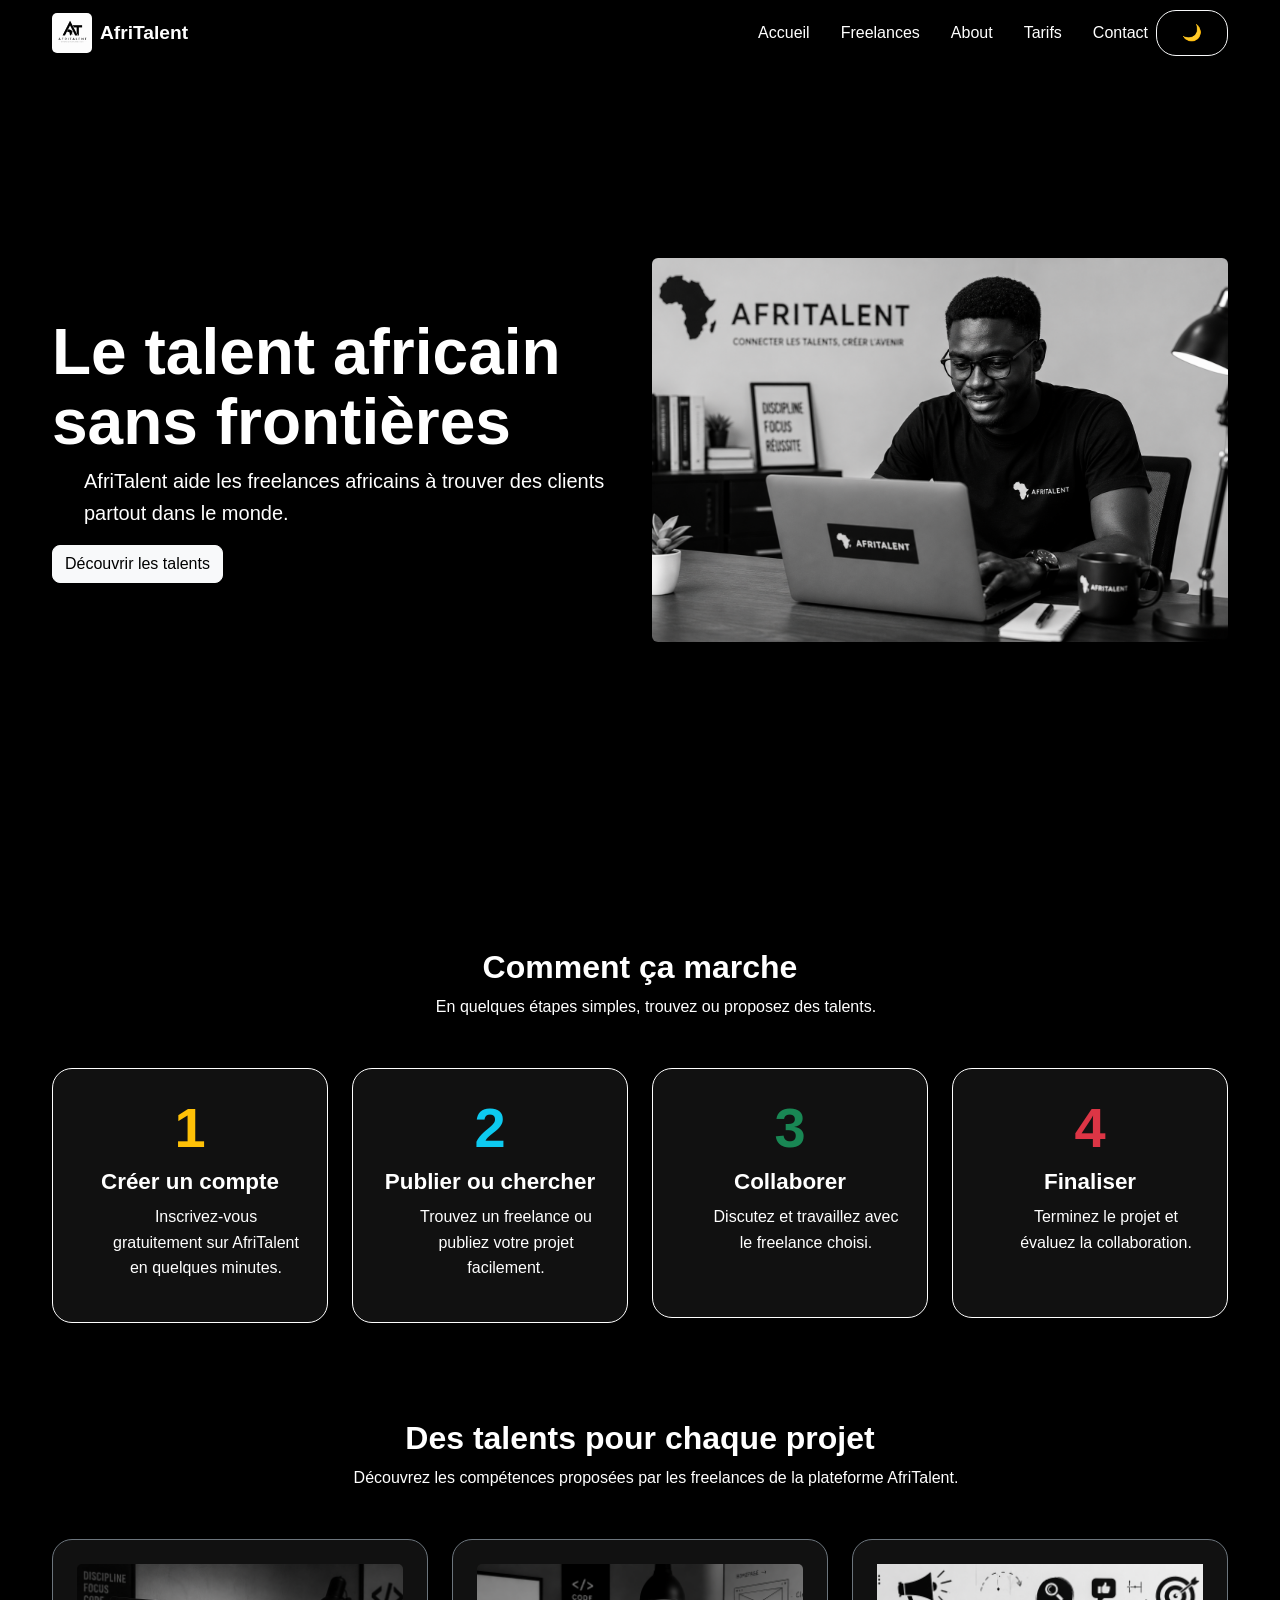
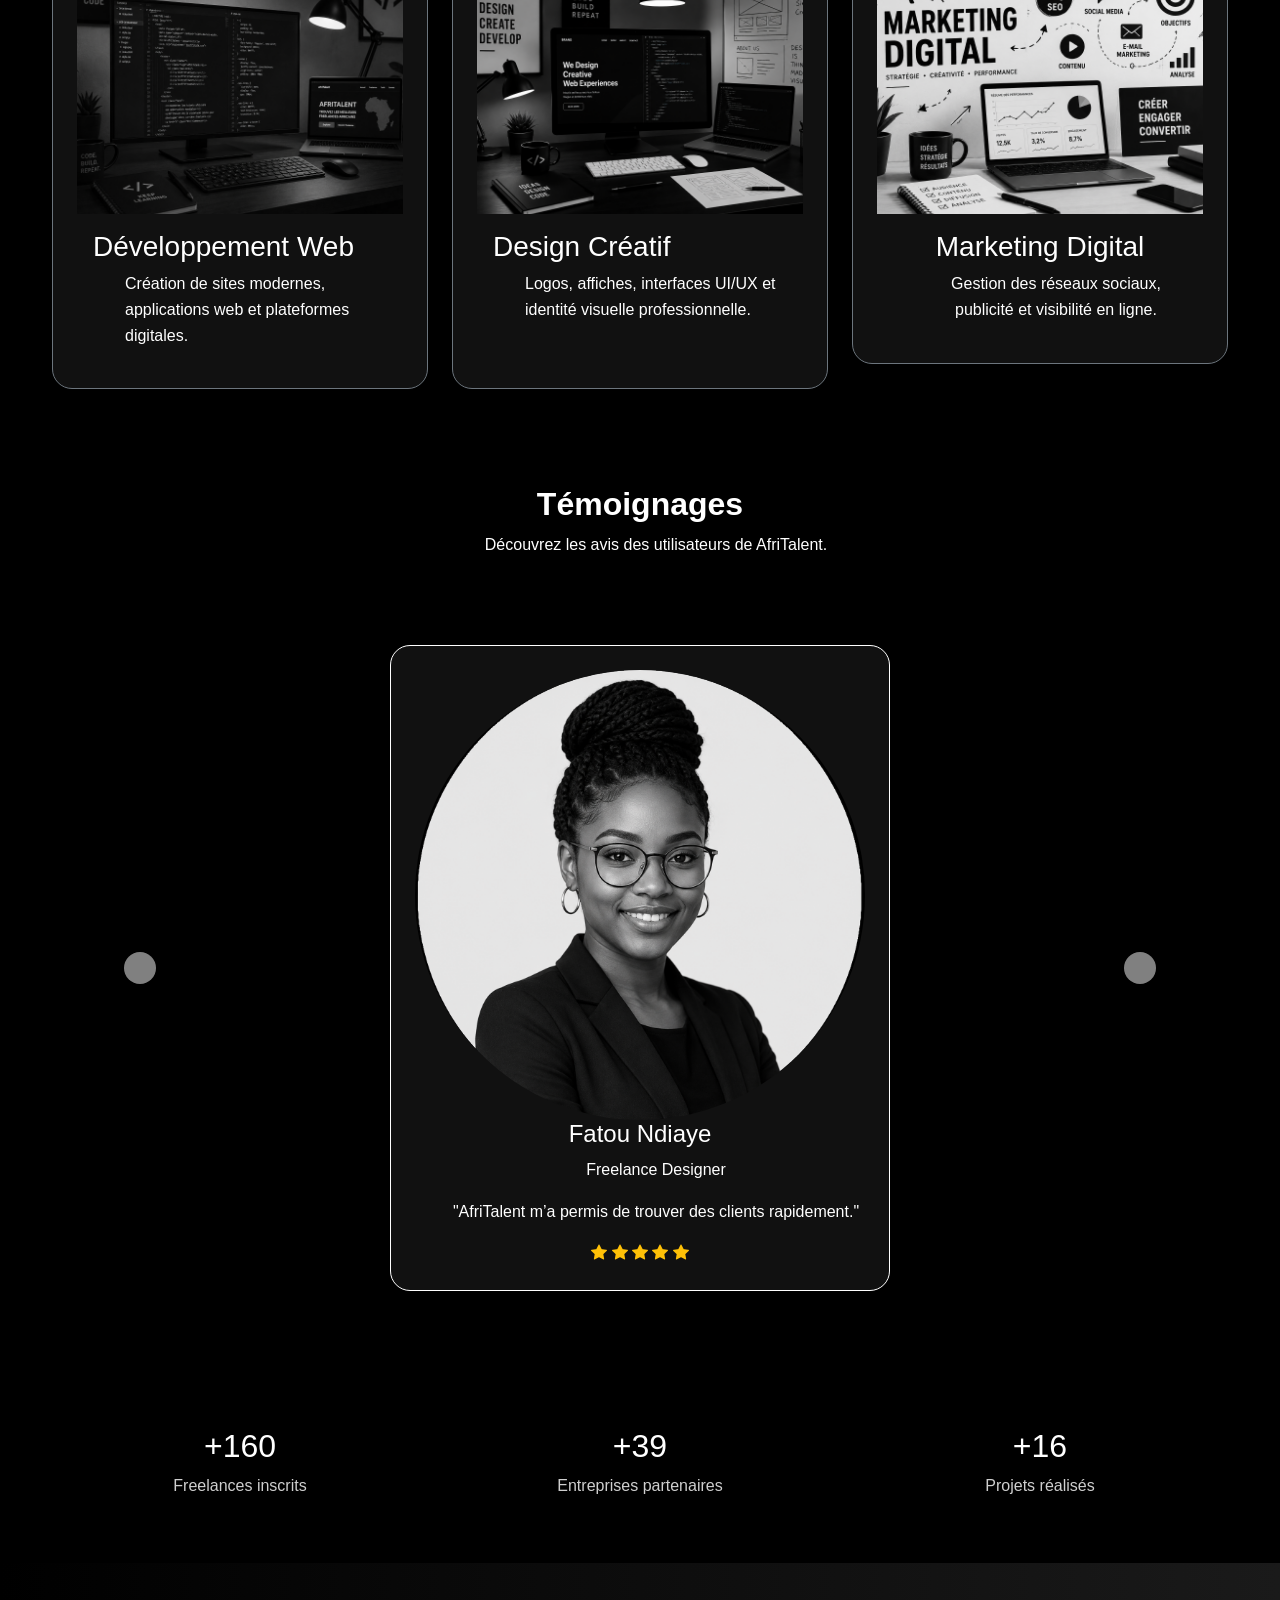
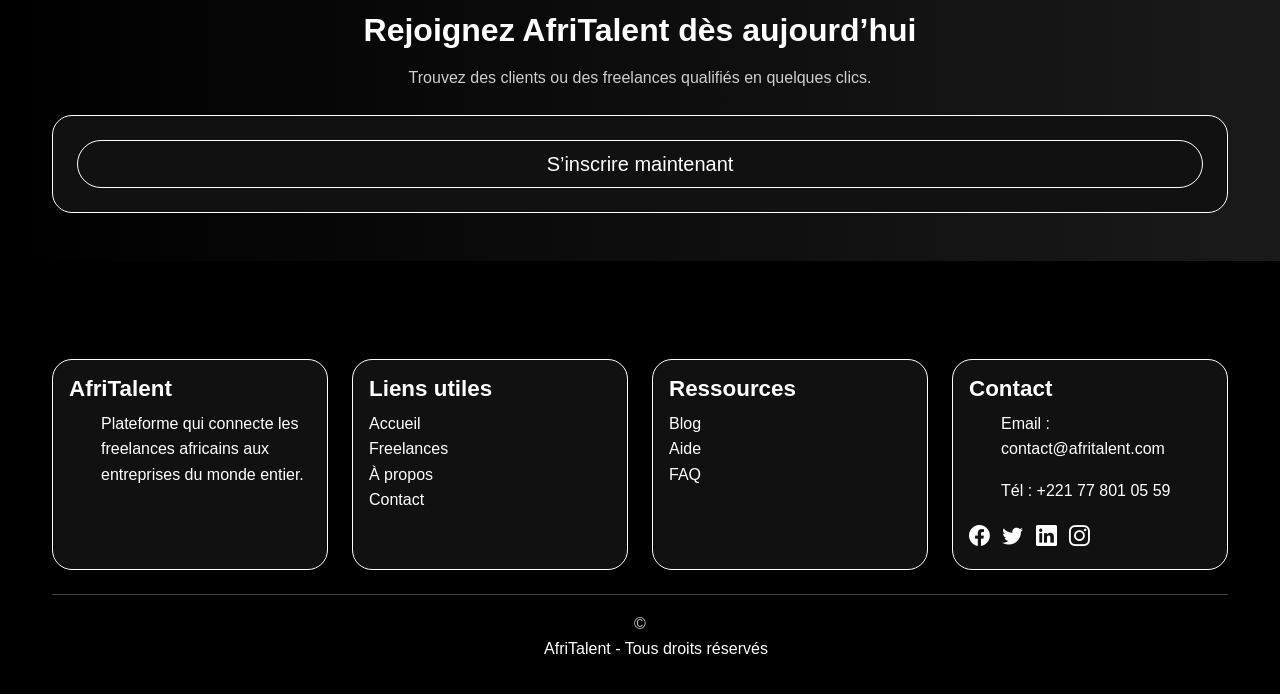
<file: index.html>
<!DOCTYPE html>
<html lang="fr">

<head>
    <meta charset="UTF-8">
    <meta name="viewport" content="width=device-width, initial-scale=1.0">

    <title>AfriTalent — Accueil</title>

    <!-- Bootstrap CSS -->
    <link href="https://cdn.jsdelivr.net/npm/bootstrap@5.3.0/dist/css/bootstrap.min.css" rel="stylesheet">
    <link rel="stylesheet"
href="https://cdn.jsdelivr.net/npm/bootstrap-icons@1.11.3/font/bootstrap-icons.min.css">

    <!-- CSS personnel -->
    <link rel="stylesheet" href="css/style.css">
</head>

<body>
 <!-- HEADER -->
    <header>

        <!-- NAVBAR -->
       <nav class="navbar navbar-expand-lg navbar-dark bg-black  fixed-top">
            <div class="container">

                <a class="navbar-brand d-flex align-items-center gap-2" href="index.html">
                 <img src="images/logoafri.png" alt="AfriTalent Logo" height="40">
                    <span>AfriTalent</span>
                </a>

                <button class="navbar-toggler" type="button" data-bs-toggle="collapse" data-bs-target="#menu">
                    <span class="navbar-toggler-icon"></span>
                </button>

                <div class="collapse navbar-collapse" id="menu">

                    <ul class="navbar-nav ms-auto">

                        <li class="nav-item">
                            <a class="nav-link active" href="index.html">Accueil</a>
                        </li>

                        <li class="nav-item">
                            <a class="nav-link" href="freelance.html">Freelances</a>
                        </li>

                        <li class="nav-item">
                            <a class="nav-link" href="about.html">About</a>
                        </li>

                        <li class="nav-item">
                            <a class="nav-link" href="tarifs.html">Tarifs</a>
                        </li>

                        <li class="nav-item">
                            <a class="nav-link" href="contact.html">Contact</a>
                        </li>
                    </ul>

                </div>
                 <button id="theme-toggle" class="btn btn-outline-light">
                🌙
                </button>
            </div>
        </nav>

    </header>
   <main>
     <!-- SECTION HERO -->
<section id="hero" class="bg-black text-white py-5 ">

    <div class="container">

        <div class="row align-items-center">

            <!-- TEXTE -->
            <div class="col-md-6">

                <h1 class="display-4 fw-bold">
                    Le talent africain sans frontières
                </h1>

                <ul class="lead">
                    AfriTalent aide les freelances africains
                    à trouver des clients partout dans le monde.
                </ul>

                <a href="freelance.html" class="btn btn-light">
                    Découvrir les talents
                </a>

            </div>

            <!-- IMAGE -->
            <div class="col-md-6 text-center">

                <img src="images/imageafri.png"
                     alt="Talent africain"
                     class="img-fluid rounded">

            </div>

        </div>

    </div>

</section>
<!-- SECTION COMMENT ÇA MARCHE -->
<section id="comment" class="py-5 bg-black text-white   ">

    <div class="container">

        <!-- TITRE -->
        <div class="text-center mb-5">

            <h2 class="fw-bold">
                Comment ça marche
            </h2>

            <ul>
                En quelques étapes simples, trouvez ou proposez des talents.
            </ul>

        </div>

        <!-- ETAPES -->
        <div class="row g-4 text-center">

            <!-- ETAPE 1 -->
            <div class="col-12 col-md-6 col-lg-3">

                <div class="card bg-black text-white border border-white">

                    <h1 class="text-warning">1</h1>

                    <h5>
                        Créer un compte
                    </h5>

                    <ul>
                        Inscrivez-vous gratuitement
                        sur AfriTalent en quelques minutes.
                    </ul>

                </div>

            </div>

            <!-- ETAPE 2 -->
            <div class="col-12 col-md-6 col-lg-3">

                <div class="card bg-black text-white border border-white">

                    <h1 class="text-info">2</h1>

                    <h5>
                        Publier ou chercher
                    </h5>

                    <ul>
                        Trouvez un freelance ou publiez
                        votre projet facilement.
                    </ul>

                </div>

            </div>

            <!-- ETAPE 3 -->
            <div class="col-12 col-md-6 col-lg-3">

                <div class="card bg-black text-white border border-white">

                    <h1 class="text-success">3</h1>

                    <h5>
                        Collaborer
                    </h5>

                    <ul>
                        Discutez et travaillez
                        avec le freelance choisi.
                    </ul>

                </div>

            </div>

            <!-- ETAPE 4 -->
            <div class="col-12 col-md-6 col-lg-3">

                <div class="card bg-black text-white border border-white">

                    <h1 class="text-danger">4</h1>

                    <h5>
                        Finaliser
                    </h5>

                    <ul>
                        Terminez le projet et évaluez
                        la collaboration.
                    </ul>

                </div>

            </div>

        </div>

    </div>

</section>
<!-- SECTION SERVICES -->
<section id="services" class="bg-black text-white py-5  ">

    <div class="container">

        <!-- TITRE -->
        <div class="text-center mb-5">

            <h2 class="fw-bold">
                Des talents pour chaque projet
            </h2>

            <ul>
                Découvrez les compétences proposées
                par les freelances de la plateforme AfriTalent.
            </ul>

        </div>

        <!-- SERVICES -->
        <div class="row g-4">

            <!-- SERVICE 1 -->
           <div class="col-12 col-md-6 col-lg-4">

                <div class="card h-100 bg-black text-white border-secondary">

                    <img src="images/devweb.png"
                         alt="Développement web"
                         class="card-img-top">

                    <div class="card-body">

                        <h3 class="card-title">
                            Développement Web
                        </h3>

                        <ul class="card-text">
                            Création de sites modernes,
                            applications web et plateformes digitales.
                        </ul>

                    </div>

                </div>

            </div>

            <!-- SERVICE 2 -->
            <div class="col-12 col-md-6 col-lg-4">

                <div class="card h-100 bg-black text-white border-secondary">

                    <img src="images/designcreatif.png"
                         alt="Design graphique"
                         class="card-img-top">

                    <div class="card-body">

                        <h3 class="card-title">
                            Design Créatif
                        </h3>

                        <ul class="card-text">
                            Logos, affiches, interfaces UI/UX
                            et identité visuelle professionnelle.
                        </ul>

                    </div>

                </div>

            </div>

           <!-- SERVICE 3 -->
<!-- SERVICE 3 -->
<div class="col-12 col-md-6 col-lg-4">

    <div class="card bg-black text-white border border-secondary overflow-hidden">

        <!-- IMAGE -->
        <img src="images/marketingdigital.png"
             alt="Marketing digital"
             class="img-fluid w-100">

        <!-- TEXTE -->
        <div class="card-body text-center">

            <h3 class="card-title">
                Marketing Digital
            </h3>

            <ul class="card-text">
                Gestion des réseaux sociaux,
                publicité et visibilité en ligne.
            </ul>

        </div>

    </div>

</div>

        </div>

    </div>

</section>
<!-- SECTION TEMOIGNAGES -->
<section id="temoignages" class="py-5 bg-black  ">

    <div class="container">

        <!-- TITRE -->
        <div class="text-center text-white mb-5">

            <h2 class="fw-bold">
                Témoignages
            </h2>

            <ul>
                Découvrez les avis des utilisateurs de AfriTalent.
            </ul>

        </div>

        <!-- CAROUSEL -->
        <div id="carouselTemoignages"
             class="carousel slide"
             data-bs-ride="carousel">

            <div class="carousel-inner">

                <!-- TEMOIGNAGE 1 -->
                <div class="carousel-item active">

                    <div class="card bg-black text-center p-4 mx-auto text-white border border-white"
                         style="max-width: 500px;">
                         <img src="images/fatoundiaye.png" alt="temoinage1"
                          class="avatar rounded-circle">
                        <h4>Fatou Ndiaye</h4>

                        <ul>
                            Freelance Designer
                        </ul>

                        <ul>
                            "AfriTalent m’a permis de trouver
                            des clients rapidement."
                        </ul>

                        <!-- ETOILES -->
                        <div class="text-warning">

                            <i class="bi bi-star-fill"></i>
                            <i class="bi bi-star-fill"></i>
                            <i class="bi bi-star-fill"></i>
                            <i class="bi bi-star-fill"></i>
                            <i class="bi bi-star-fill"></i>

                        </div>

                    </div>

                </div>

                <!-- TEMOIGNAGE 2 -->
                <div class="carousel-item">

                    <div class="card bg-black text-center p-4 mx-auto text-white border border-white"
                         style="max-width: 500px;">
                         <img src="images/moussadiallo.png" alt="temoinage2"
                          class="avatar rounded-circle">
                        <h4>Moussa Diallo</h4>

                        <ul>
                            Développeur Web
                        </ul>

                        <ul>
                            "Une plateforme moderne et facile à utiliser."
                        </ul>

                        <!-- ETOILES -->
                        <div class="text-warning">

                            <i class="bi bi-star-fill"></i>
                            <i class="bi bi-star-fill"></i>
                            <i class="bi bi-star-fill"></i>
                            <i class="bi bi-star-fill"></i>
                            <i class="bi bi-star-half"></i>

                        </div>

                    </div>

                </div>

                <!-- TEMOIGNAGE 3 -->
                <div class="carousel-item">

                    <div class="card bg-black text-center p-4 mx-auto text-white border border-white"
                         style="max-width: 500px;">
                         <img src="images/globaltech.png" alt="temoinage3"
                          class="avatar rounded-circle">
                        <h4>GlobalTech</h4>

                        <ul>
                            Entreprise
                        </ul>

                        <ul>
                            "Nous avons trouvé plusieurs freelances qualifiés."
                        </ul>

                        <!-- ETOILES -->
                        <div class="text-warning">

                            <i class="bi bi-star-fill"></i>
                            <i class="bi bi-star-fill"></i>
                            <i class="bi bi-star-fill"></i>
                            <i class="bi bi-star-fill"></i>
                            <i class="bi bi-star-fill"></i>

                        </div>

                    </div>

                </div>

            </div>

            <!-- BOUTON PRECEDENT -->
<button class="carousel-control-prev"
        type="button"
        data-bs-target="#carouselTemoignages"
        data-bs-slide="prev">

    <span class="carousel-control-prev-icon bg-white rounded-circle p-3"></span>

</button>

<!-- BOUTON SUIVANT -->
<button class="carousel-control-next"
        type="button"
        data-bs-target="#carouselTemoignages"
        data-bs-slide="next">

    <span class="carousel-control-next-icon bg-white rounded-circle p-3"></span>

</button>
        </div>

    </div>

</section>

</section>
<section id="stats" class="py-5 bg-black text-white fade-section">
    <div class="container">
        <div class="row text-center">

            <div class="col-md-4">
                <h2 class="counter" data-target="500">0</h2>
                <p>Freelances inscrits</p>
            </div>

            <div class="col-md-4">
                <h2 class="counter" data-target="120">0</h2>
                <p>Entreprises partenaires</p>
            </div>

            <div class="col-md-4">
                <h2 class="counter" data-target="50">0</h2>
                <p>Projets réalisés</p>
            </div>

        </div>
    </div>
</section>
<!-- SECTION CTA -->
<section id="cta" class="py-5 bg-black text-white text-center  fade-section">

    <div class="container">

        <!-- TITRE -->
        <h2 class="fw-bold mb-3">
            Rejoignez AfriTalent dès aujourd’hui
        </h2>

        <!-- TEXTE -->
        <p class="mb-4">
            Trouvez des clients ou des freelances qualifiés en quelques clics.
        </p>

      <div class="card bg-black border border-white text-center ">

    <!-- BOUTON -->
    <a href="contact.html" class="btn btn-black btn-lg text-white">
        S’inscrire maintenant
    </a>

</div> 

    </div>

</section>
<!-- FOOTER -->
<footer class="bg-black text-white pt-5">

    <div class="container">

        <div class="row g-4">

            <!-- COLONNE 1 -->
            <div class="col-12 col-md-6 col-lg-3">

                <div class="card bg-black text-white border border-white p-3 h-100">

                    <h5>AfriTalent</h5>

                    <ul>
                        Plateforme qui connecte les freelances africains aux entreprises du monde entier.
                    </ul>
                        
                    

                </div>

            </div>

            <!-- COLONNE 2 -->
           <div class="col-12 col-md-6 col-lg-3">

                <div class="card bg-black text-white border border-white p-3 h-100">

                    <h5>Liens utiles</h5>

                    <ul class="list-unstyled">

                        <li><a href="index.html" class="text-white">Accueil</a></li>
                        <li><a href="freelance.html" class="text-white">Freelances</a></li>
                        <li><a href="about.html" class="text-white">À propos</a></li>
                        <li><a href="contact.html" class="text-white">Contact</a></li>

                    </ul>

                </div>

            </div>

            <!-- COLONNE 3 -->
           <div class="col-12 col-md-6 col-lg-3">

                <div class="card bg-black text-white border border-white p-3 h-100">

                    <h5>Ressources</h5>

                    <ul class="list-unstyled">

                        <li><a href="#" class="text-white">Blog</a></li>
                        <li><a href="#" class="text-white">Aide</a></li>
                        <li><a href="#" class="text-white">FAQ</a></li>

                    </ul>

                </div>

            </div>

            <!-- COLONNE 4 -->
           <div class="col-12 col-md-6 col-lg-3">

                <div class="card bg-black text-white border border-white p-3 h-100">

                    <h5>Contact</h5>

                    <ul>Email : contact@afritalent.com</ul>
                    <ul>Tél : +221 77 801 05 59</ul>

                    <!-- RESEAUX SOCIAUX -->
                    <div>

                        <i class="bi bi-facebook me-2"></i>
                        <i class="bi bi-twitter me-2"></i>
                        <i class="bi bi-linkedin me-2"></i>
                        <i class="bi bi-instagram"></i>

                    </div>

                </div>

            </div>

        </div>

        <hr class="text-white mt-4">

        <!-- COPYRIGHT -->
        <div class="text-center pb-3">

            <p class="mb-0">
                © <span id="year"></span> <ul>AfriTalent - Tous droits réservés</ul>
            </p>

        </div>

    </div>
    <button id="backToTop" class="btn btn-light">
    ↑
</button>

</footer>
    


    <!-- Bootstrap JS -->
    <script src="https://cdn.jsdelivr.net/npm/bootstrap@5.3.0/dist/js/bootstrap.bundle.min.js"></script>

    <!-- JavaScript personnel -->
    <script src="js/main.js"></script>

</body>

</html>
</file>
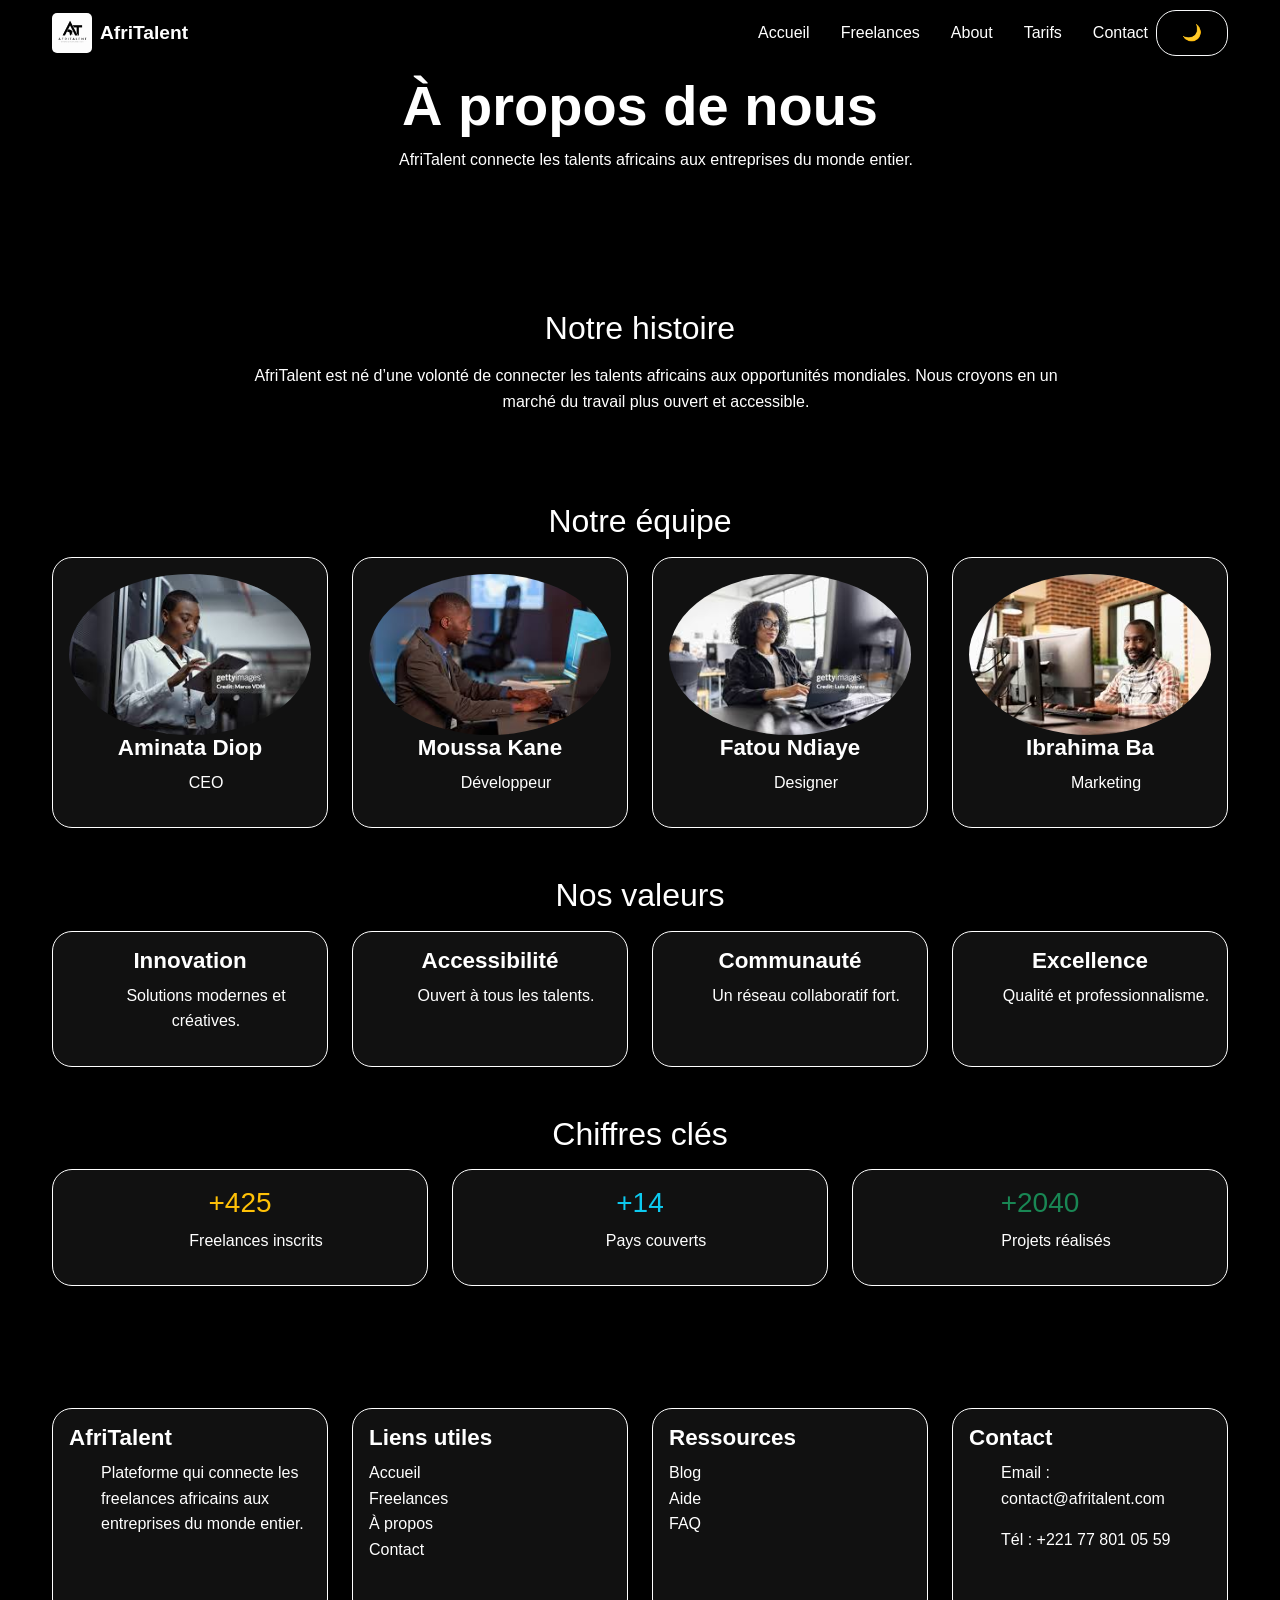
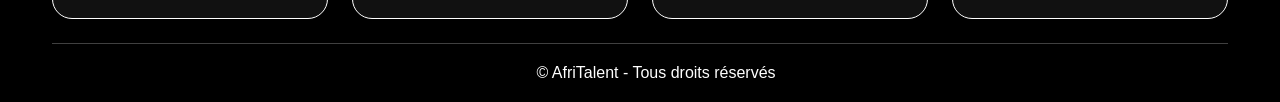
<file: about.html>
<!DOCTYPE html>
<html lang="fr">

<head>
    <meta charset="UTF-8">
    <meta name="viewport" content="width=device-width, initial-scale=1.0">

    <title>AfriTalent — About</title>

    <!-- Bootstrap CSS -->
    <link href="https://cdn.jsdelivr.net/npm/bootstrap@5.3.0/dist/css/bootstrap.min.css" rel="stylesheet">

    <!-- CSS personnel -->
    <link rel="stylesheet" href="css/style.css">
</head>

<body class="bg-black text-white">
 <!-- HEADER -->
    <header>

        <!-- NAVBAR -->
       <nav class="navbar navbar-expand-lg navbar-dark bg-black  fixed-top">
            <div class="container">

                <a class="navbar-brand d-flex align-items-center gap-2" href="index.html">
                 <img src="images/logoafri.png" alt="AfriTalent Logo" height="40">
                    <span>AfriTalent</span>
                </a>

                <button class="navbar-toggler" type="button" data-bs-toggle="collapse" data-bs-target="#menu">
                    <span class="navbar-toggler-icon"></span>
                </button>

                <div class="collapse navbar-collapse" id="menu">

                    <ul class="navbar-nav ms-auto">

                        <li class="nav-item">
                            <a class="nav-link active" href="index.html">Accueil</a>
                        </li>

                        <li class="nav-item">
                            <a class="nav-link" href="freelance.html">Freelances</a>
                        </li>

                        <li class="nav-item">
                            <a class="nav-link" href="about.html">About</a>
                        </li>

                        <li class="nav-item">
                            <a class="nav-link" href="tarifs.html">Tarifs</a>
                        </li>

                        <li class="nav-item">
                            <a class="nav-link" href="contact.html">Contact</a>
                        </li>
                    </ul>

                </div>
                <button id="theme-toggle" class="btn btn-outline-light">
                    🌙
                </button>
            </div>
        </nav>

    </header>
    <!-- Le contenu de la page sera ajouté ici -->

<main>

<!-- INTRO -->
<section class="container py-5 text-center bg-black">

    <div class="text-center text-white p-4">

        <h1>À propos de nous</h1>

        <ul>
            AfriTalent connecte les talents africains
            aux entreprises du monde entier.
        </ul>

    </div>

</section>

<!-- NOTRE HISTOIRE -->
<section class="container py-5">

    <div class="text-center text-white">

        <h2 class="mb-3">Notre histoire</h2>

        <div class="d-flex justify-content-center">

            <ul class="w-75">
                AfriTalent est né d’une volonté de connecter
                les talents africains aux opportunités mondiales.
                Nous croyons en un marché du travail plus ouvert
                et accessible.
            </ul>

        </div>

    </div>

</section>

<!-- EQUIPE -->
<section class="container py-4 text-center">

    <h2 class="mb-3">Notre équipe</h2>

    <div class="row g-4">

        <div class="col-12 col-md-6 col-lg-3">
            <div class="card bg-black text-white border border-white p-3">
                <img src="images/aminatadiop.jpj" alt=""
                class="img-fluid rounded-circle mx-auto d-block team-img">
                <h5>Aminata Diop</h5>
                <ul>CEO</ul>
            </div>
        </div>

        <div class="col-12 col-md-6 col-lg-3">
            <div class="card bg-black text-white border border-white p-3">
                <img src="images/moussakane.jpg" alt=""
                    class="img-fluid rounded-circle mx-auto d-block team-img">
                <h5>Moussa Kane</h5>
                <ul>Développeur</ul>
            </div>
        </div>

       <div class="col-12 col-md-6 col-lg-3">
            <div class="card bg-black text-white border border-white p-3">
                <img src="images/ftndiaye.jpg" alt=""
                class="img-fluid rounded-circle mx-auto d-block team-img">
                <h5>Fatou Ndiaye</h5>
                <ul>Designer</ul>
            </div>
        </div>

        <div class="col-12 col-md-6 col-lg-3">
            <div class="card bg-black text-white border border-white p-3">
                <img src="images/ibrahimaba.jpj" alt=""
                class="img-fluid rounded-circle mx-auto d-block team-img">
                <h5>Ibrahima Ba</h5>
                <ul>Marketing</ul>
            </div>
        </div>

    </div>

</section>

<!-- VALEURS -->
<section class="container py-4 text-center">

    <h2 class="mb-3">Nos valeurs</h2>

    <div class="row g-4">

       <div class="col-12 col-md-6 col-lg-3">
            <div class="card bg-black text-white border border-white p-3 h-100">
                <h5>Innovation</h5>
                <ul>Solutions modernes et créatives.</ul>
            </div>
        </div>

       <div class="col-12 col-md-6 col-lg-3">
            <div class="card bg-black text-white border border-white p-3 h-100">
                <h5>Accessibilité</h5>
                <ul>Ouvert à tous les talents.</ul>
            </div>
        </div>

       <div class="col-12 col-md-6 col-lg-3">
            <div class="card bg-black text-white border border-white p-3 h-100">
                <h5>Communauté</h5>
                <ul>Un réseau collaboratif fort.</ul>
            </div>
        </div>

        <div class="col-12 col-md-6 col-lg-3">
            <div class="card bg-black text-white border border-white p-3 h-100">
                <h5>Excellence</h5>
                <ul>Qualité et professionnalisme.</ul>
            </div>
        </div>

    </div>

</section>

<!-- CHIFFRES -->
<section class="container py-4 text-center fade-section ">

    <h2 class="mb-3">Chiffres clés</h2>

    <div class="row g-4">

       <div class="col-12 col-md-6 col-lg-4">
            <div class="card bg-black text-white border border-white p-3">
                <h3 class="text-warning counter" data-target="+2500">0</h3>
                <ul>Freelances inscrits</ul>
            </div>
        </div>

       <div class="col-12 col-md-6 col-lg-4">
            <div class="card bg-black text-white border border-white p-3">
                <h3 class="text-info counter" data-target="+80">0</h3>
                <ul>Pays couverts</ul>
            </div>
        </div>

       <div class="col-12 col-md-6 col-lg-4">
            <div class="card bg-black text-white border border-white p-3">
                <h3 class="text-success counter" data-target="+12000">0</h3>
                <ul>Projets réalisés</ul>
            </div>
        </div>

    </div>

</section>

</main>

<!-- FOOTER -->
<footer class="bg-black text-white pt-5">

    <div class="container">

        <div class="row g-4">

            <!-- COLONNE 1 -->
            <div class="col-md-3">

                <div class="card bg-black text-white border border-white p-3 h-100">

                    <h5>AfriTalent</h5>

                    <ul>
                        Plateforme qui connecte les freelances africains
                        aux entreprises du monde entier.
                    </ul>

                </div>

            </div>

            <!-- COLONNE 2 -->
            <div class="col-md-3">

                <div class="card bg-black text-white border border-white p-3 h-100">

                    <h5>Liens utiles</h5>

                    <ul class="list-unstyled">

                        <li><a href="index.html" class="text-white">Accueil</a></li>
                        <li><a href="freelance.html" class="text-white">Freelances</a></li>
                        <li><a href="about.html" class="text-white">À propos</a></li>
                        <li><a href="contact.html" class="text-white">Contact</a></li>

                    </ul>

                </div>

            </div>

            <!-- COLONNE 3 -->
            <div class="col-md-3">

                <div class="card bg-black text-white border border-white p-3 h-100">

                    <h5>Ressources</h5>

                    <ul class="list-unstyled">

                        <li><a href="#" class="text-white">Blog</a></li>
                        <li><a href="#" class="text-white">Aide</a></li>
                        <li><a href="#" class="text-white">FAQ</a></li>

                    </ul>

                </div>

            </div>

            <!-- COLONNE 4 -->
            <div class="col-md-3">

                <div class="card bg-black text-white border border-white p-3 h-100">

                    <h5>Contact</h5>

                    <ul>Email : contact@afritalent.com</ul>
                    <ul>Tél : +221 77 801 05 59</ul>

                    <!-- RESEAUX SOCIAUX -->
                    <div>

                        <i class="bi bi-facebook me-2"></i>
                        <i class="bi bi-twitter me-2"></i>
                        <i class="bi bi-linkedin me-2"></i>
                        <i class="bi bi-instagram"></i>

                    </div>

                </div>

            </div>

        </div>

        <hr class="text-white mt-4">

        <!-- COPYRIGHT -->
        <div class="text-center pb-3">

            <ul class="mb-0">
                © <span id="year"></span> AfriTalent - Tous droits réservés
            </ul>

        </div>

    </div>
<button id="backToTop" class="btn btn-light">
    ↑
</button>
</footer>

    <!-- Bootstrap JS -->
    <script src="https://cdn.jsdelivr.net/npm/bootstrap@5.3.0/dist/js/bootstrap.bundle.min.js"></script>

    <!-- JavaScript personnel -->
    <script src="js/main.js"></script>

</body>

</html>
</file>
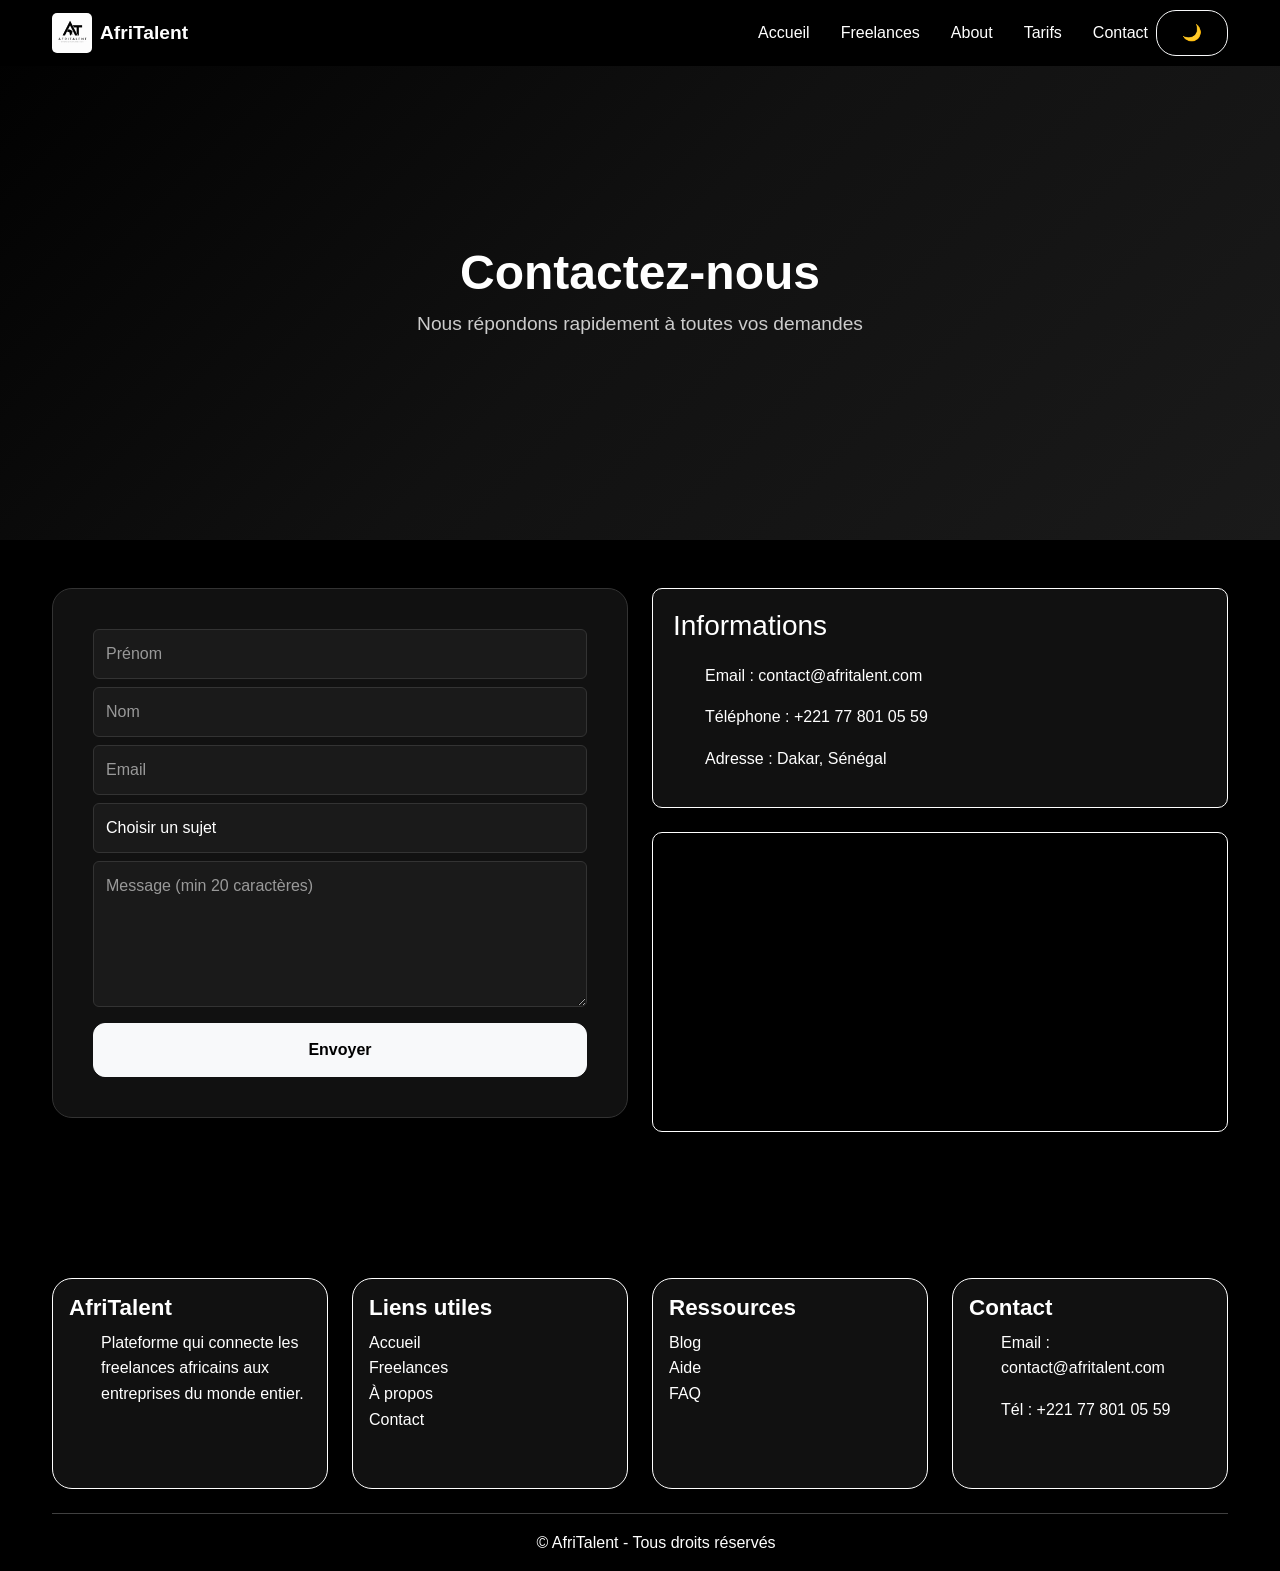
<file: contact.html>
<!DOCTYPE html>
<html lang="fr">

<head>
    <meta charset="UTF-8">
    <meta name="viewport" content="width=device-width, initial-scale=1.0">

    <title>AfriTalent — Contact</title>

    <!-- Bootstrap CSS -->
    <link href="https://cdn.jsdelivr.net/npm/bootstrap@5.3.0/dist/css/bootstrap.min.css" rel="stylesheet">

    <!-- CSS personnel -->
    <link rel="stylesheet" href="css/style.css">
</head>

<body>
 <!-- HEADER -->
    <header>

        <!-- NAVBAR -->
       <nav class="navbar navbar-expand-lg navbar-dark bg-black  fixed-top">
            <div class="container">

                <a class="navbar-brand d-flex align-items-center gap-2" href="index.html">
                 <img src="images/logoafri.png" alt="AfriTalent Logo" height="40">
                    <span>AfriTalent</span>
                </a>

                <button class="navbar-toggler" type="button" data-bs-toggle="collapse" data-bs-target="#menu">
                    <span class="navbar-toggler-icon"></span>
                </button>

                <div class="collapse navbar-collapse" id="menu">

                    <ul class="navbar-nav ms-auto">

                        <li class="nav-item">
                            <a class="nav-link active" href="index.html">Accueil</a>
                        </li>

                        <li class="nav-item">
                            <a class="nav-link" href="freelance.html">Freelances</a>
                        </li>

                        <li class="nav-item">
                            <a class="nav-link" href="about.html">About</a>
                        </li>

                        <li class="nav-item">
                            <a class="nav-link" href="tarifs.html">Tarifs</a>
                        </li>

                        <li class="nav-item">
                            <a class="nav-link" href="contact.html">Contact</a>
                        </li>
                    </ul>

                </div>
                <button id="theme-toggle" class="btn btn-outline-light">
                🌙
                </button>

            </div>
        </nav>

    </header>
    <!-- Le contenu de la page sera ajouté ici -->
<main class="bg-black text-white">

    <!-- TITRE -->
    <section class="contact-hero">
        <div>
            <h1>Contactez-nous</h1>
            <p>Nous répondons rapidement à toutes vos demandes</p>
        </div>
    </section>

    <!-- FORM + INFOS -->
    <section class="container py-5">

        <div class="row g-4 align-items-start">

            <!-- FORMULAIRE -->
            <div class="col-12 col-md-6">
                <form id="contactForm" class="contact-form">

                    <!-- PRENOM -->
                    <input type="text"
                        id="prenom"
                        class="form-control mb-1"
                        placeholder="Prénom">
                        <div id="prenomError" class="text-danger mb-2"></div>

                    <!-- NOM -->
                    <input type="text"
                        id="nom"
                        class="form-control mb-1"
                        placeholder="Nom">

                        <div id="nomError" class="text-danger mb-2"></div>

                    <!-- EMAIL -->
                    <input type="email"
                    id="email"
                    class="form-control mb-1"
                    placeholder="Email">

                    <div id="emailError" class="text-danger mb-2"></div>

                    <!-- SUJET -->
                    <select id="sujet" class="form-control mb-1">

                        <option value="">Choisir un sujet</option>
                        <option>Projet freelance</option>
                        <option>Devenir freelance</option>
                        <option>Support</option>

                    </select>

                    <div id="sujetError" class="text-danger mb-2"></div>

                    <!-- MESSAGE -->
                    <textarea
                    id="message"
                    class="form-control mb-1"
                    rows="5"
                    placeholder="Message (min 20 caractères)"></textarea>

                    <div id="messageError" class="text-danger mb-2"></div>
                    
                    <div id="successMessage" class="text-success mb-3"></div>

                    <!-- BOUTON -->
                    <button type="submit" class="btn btn-light w-100">
                        Envoyer
                    </button>

                </form>

            </div>

            <!-- INFORMATIONS -->
           <div class="col-12 col-md-6">

                <div class="contact-info">

                    <h3>Informations</h3>

                    <ul>Email : contact@afritalent.com</ul>

                    <ul>Téléphone : +221 77 801 05 59</ul>

                    <ul>Adresse : Dakar, Sénégal</ul>

                </div>

                <!-- MAP -->
                <div class="map-container mt-4">

                    <iframe
                        src="https://www.google.com/maps/embed?pb="
                        width="100%"
                        height="250"
                        style="border:0;"
                        loading="lazy">
                    </iframe>

                </div>

            </div>

        </div>

    </section>

</main>

<!-- FOOTER -->
<footer class="bg-black text-white pt-5">

    <div class="container">

        <div class="row g-4">

            <!-- COLONNE 1 -->
            <div class="col-md-3">

                <div class="card bg-black text-white border border-white p-3 h-100">

                    <h5>AfriTalent</h5>

                    <ul>
                        Plateforme qui connecte les freelances africains
                        aux entreprises du monde entier.
                    </ul>

                </div>

            </div>

            <!-- COLONNE 2 -->
            <div class="col-md-3">

                <div class="card bg-black text-white border border-white p-3 h-100">

                    <h5>Liens utiles</h5>

                    <ul class="list-unstyled">

                        <li><a href="index.html" class="text-white">Accueil</a></li>
                        <li><a href="freelance.html" class="text-white">Freelances</a></li>
                        <li><a href="about.html" class="text-white">À propos</a></li>
                        <li><a href="contact.html" class="text-white">Contact</a></li>

                    </ul>

                </div>

            </div>

            <!-- COLONNE 3 -->
            <div class="col-md-3">

                <div class="card bg-black text-white border border-white p-3 h-100">

                    <h5>Ressources</h5>

                    <ul class="list-unstyled">

                        <li><a href="#" class="text-white">Blog</a></li>
                        <li><a href="#" class="text-white">Aide</a></li>
                        <li><a href="#" class="text-white">FAQ</a></li>

                    </ul>

                </div>

            </div>

            <!-- COLONNE 4 -->
            <div class="col-md-3">

                <div class="card bg-black text-white border border-white p-3 h-100">

                    <h5>Contact</h5>

                    <ul>Email : contact@afritalent.com</ul>
                    <ul>Tél : +221 77 801 05 59</ul>

                    <!-- RESEAUX SOCIAUX -->
                    <div>

                        <i class="bi bi-facebook me-2"></i>
                        <i class="bi bi-twitter me-2"></i>
                        <i class="bi bi-linkedin me-2"></i>
                        <i class="bi bi-instagram"></i>

                    </div>

                </div>

            </div>

        </div>

        <hr class="text-white mt-4">

        <!-- COPYRIGHT -->
        <div class="text-center pb-3">

            <ul class="mb-0">
                © <span id="year"></span> AfriTalent - Tous droits réservés
            </ul>

        </div>

    </div>
<button id="backToTop" class="btn btn-light">
    ↑
</button>
</footer>

    <!-- Bootstrap JS -->
    <script src="https://cdn.jsdelivr.net/npm/bootstrap@5.3.0/dist/js/bootstrap.bundle.min.js"></script>

    <!-- JavaScript personnel -->
    <script src="js/main.js"></script>

</body>

</html>
</file>
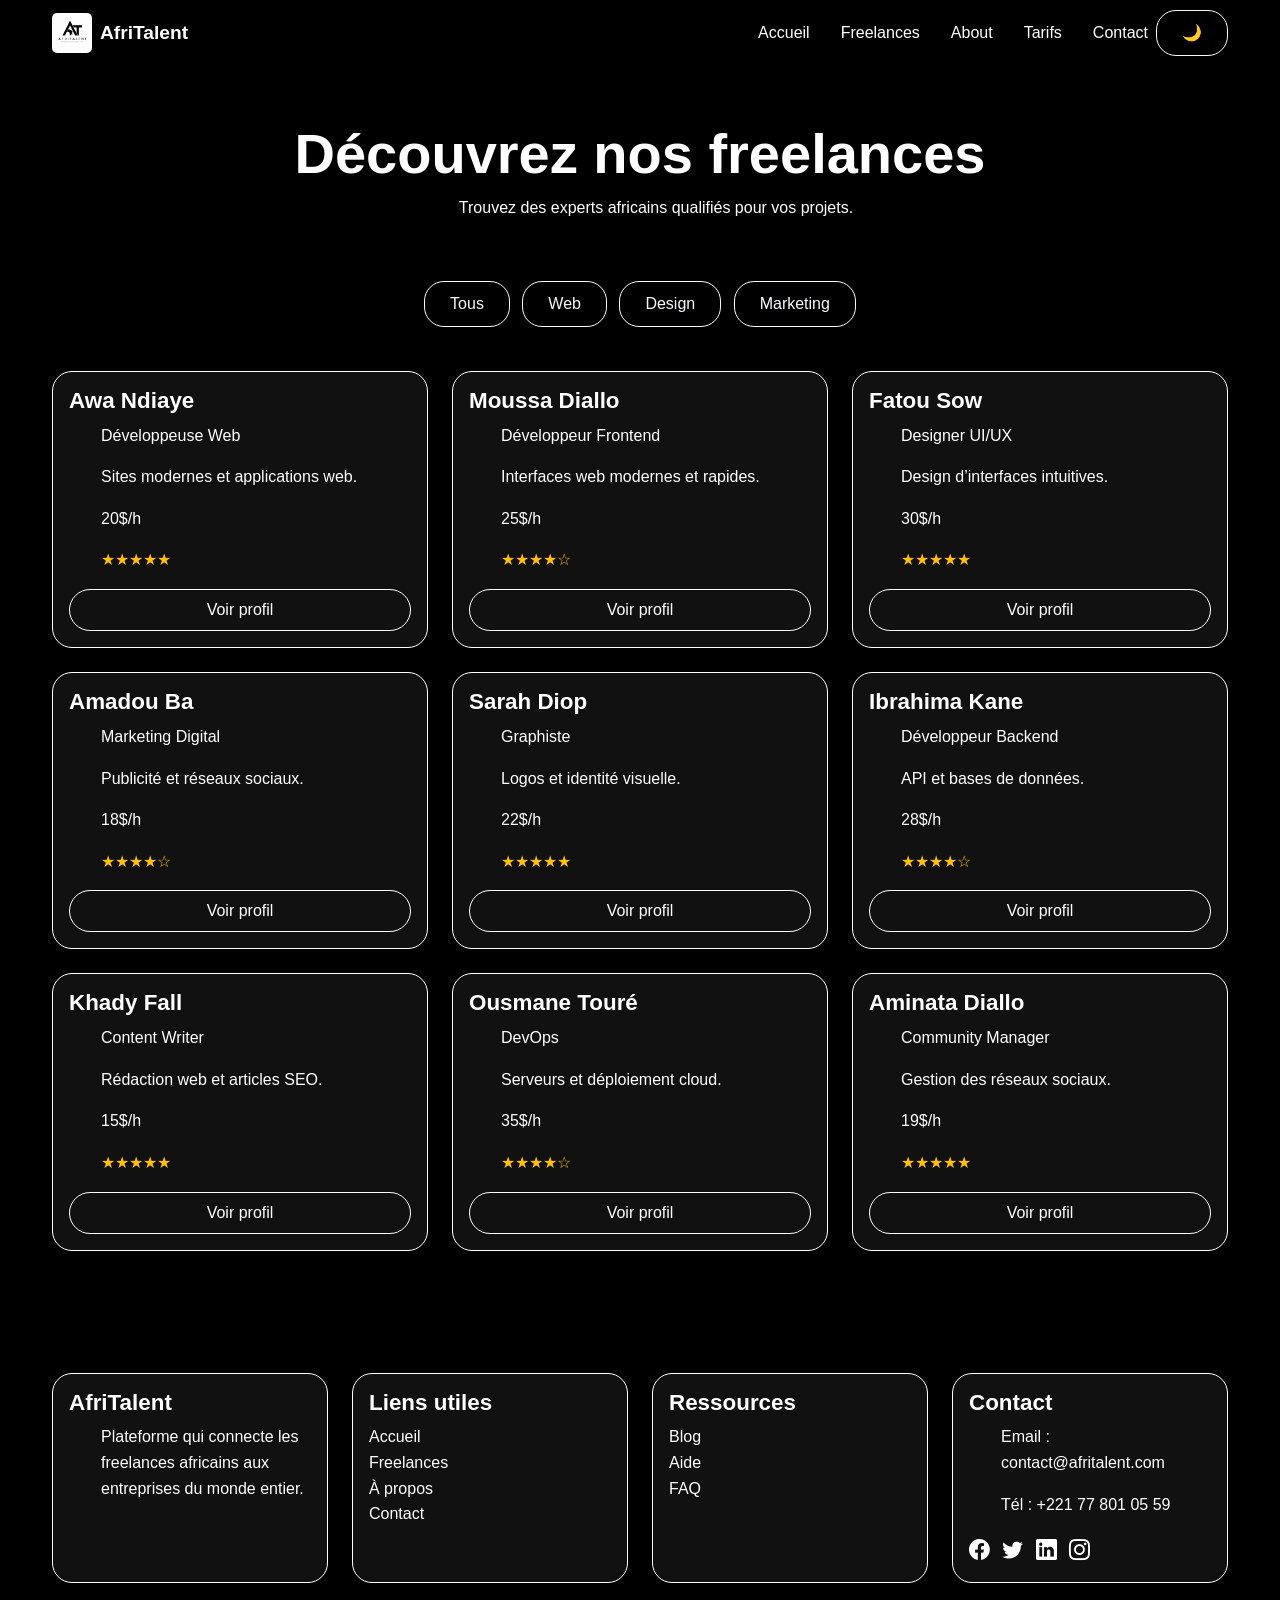
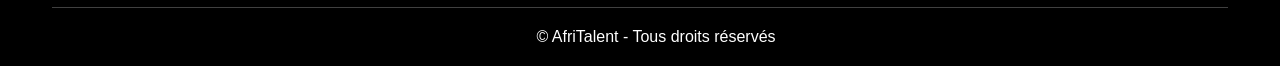
<file: freelance.html>
<!DOCTYPE html>
<html lang="fr">

<head>
    <meta charset="UTF-8">
    <meta name="viewport" content="width=device-width, initial-scale=1.0">

    <title>AfriTalent — Freelances</title>

    <!-- Bootstrap CSS -->
    <link href="https://cdn.jsdelivr.net/npm/bootstrap@5.3.0/dist/css/bootstrap.min.css" rel="stylesheet">
    <link rel="stylesheet"
href="https://cdn.jsdelivr.net/npm/bootstrap-icons@1.11.3/font/bootstrap-icons.min.css">

    <!-- CSS personnel -->
    <link rel="stylesheet" href="css/style.css">
</head>

<body>
<!-- HEADER -->
    <header>

        <!-- NAVBAR -->
       <nav class="navbar navbar-expand-lg navbar-dark bg-black  fixed-top">
            <div class="container">

                <a class="navbar-brand d-flex align-items-center gap-2" href="index.html">
                 <img src="images/logoafri.png" alt="AfriTalent Logo" height="40">
                    <span>AfriTalent</span>
                </a>

                <button class="navbar-toggler" type="button" data-bs-toggle="collapse" data-bs-target="#menu">
                    <span class="navbar-toggler-icon"></span>
                </button>

                <div class="collapse navbar-collapse" id="menu">

                    <ul class="navbar-nav ms-auto">

                        <li class="nav-item">
                            <a class="nav-link active" href="index.html">Accueil</a>
                        </li>

                        <li class="nav-item">
                            <a class="nav-link" href="freelance.html">Freelances</a>
                        </li>

                        <li class="nav-item">
                            <a class="nav-link" href="about.html">About</a>
                        </li>

                        <li class="nav-item">
                            <a class="nav-link" href="tarifs.html">Tarifs</a>
                        </li>

                        <li class="nav-item">
                            <a class="nav-link" href="contact.html">Contact</a>
                        </li>
                    </ul>

                </div>
                    <button id="theme-toggle" class="btn btn-outline-light">
                        🌙
                    </button>
            </div>
        </nav>

    </header>
    <!-- Le contenu de la page sera ajouté ici -->
<main class="pt-5 mt-5 bg-black">

<!-- HERO -->
<section class="container text-center py-4 text-white">

    <h1>Découvrez nos freelances</h1>
    <ul>Trouvez des experts africains qualifiés pour vos projets.</ul>

</section>

<!-- FILTRES -->
<section class="container text-center py-3">

<button class="btn btn-outline-light m-1 filter-btn" data-filter="all">Tous</button>
<button class="btn btn-outline-light m-1 filter-btn" data-filter="web">Web</button>
<button class="btn btn-outline-light m-1 filter-btn" data-filter="design">Design</button>
<button class="btn btn-outline-light m-1 filter-btn" data-filter="marketing">Marketing</button>

</section>

<!-- FREELANCES -->
<section class="container py-4">

    <div class="row g-4">

        <!-- 1 -->
        <div class="col-12 col-md-6 col-lg-4 freelancer-card" data-category="web">

            <div class="card bg-black text-white border border-white p-3 h-100">

                <h5>Awa Ndiaye</h5>
                <ul>Développeuse Web</ul>
                <ul>Sites modernes et applications web.</ul>
                <ul>20$/h</ul>
                <ul class="text-warning">★★★★★</ul>

                <a href="#" class="btn btn-black border border-white text-white">Voir profil</a>

            </div>

        </div>

        <!-- 2 -->
       <div class="col-12 col-md-6 col-lg-4 freelancer-card" data-category="web">

            <div class="card bg-black text-white border border-white p-3 h-100">

                <h5>Moussa Diallo</h5>
                <ul>Développeur Frontend</ul>
                <ul>Interfaces web modernes et rapides.</ul>
                <ul>25$/h</ul>
                <ul class="text-warning">★★★★☆</ul>

                <a href="#" class="btn btn-black border border-white text-white">Voir profil</a>

            </div>

        </div>

        <!-- 3 -->
        <div class="col-12 col-md-6 col-lg-4 freelancer-card" data-category="design">

            <div class="card bg-black text-white border border-white p-3 h-100">

                <h5>Fatou Sow</h5>
                <ul>Designer UI/UX</ul>
                <ul>Design d’interfaces intuitives.</ul>
                <ul>30$/h</ul>
                <ul class="text-warning">★★★★★</ul>

                <a href="#" class="btn btn-black border border-white text-white">Voir profil</a>

            </div>

        </div>

        <!-- 4 -->
        <div class="col-12 col-md-6 col-lg-4 freelancer-card" data-category="marketing">

            <div class="card bg-black text-white border border-white p-3 h-100">

                <h5>Amadou Ba</h5>
                <ul>Marketing Digital</ul>
                <ul>Publicité et réseaux sociaux.</ul>
                <ul>18$/h</ul>
                <ul class="text-warning">★★★★☆</ul>

                <a href="#" class="btn btn-black border border-white text-white">Voir profil</a>

            </div>

        </div>

        <!-- 5 -->
        <div class="col-12 col-md-6 col-lg-4 freelancer-card" data-category="design">

            <div class="card bg-black text-white border border-white p-3 h-100">

                <h5>Sarah Diop</h5>
                <ul>Graphiste</ul>
                <ul>Logos et identité visuelle.</ul>
                <ul>22$/h</ul>
                <ul class="text-warning">★★★★★</ul>

                <a href="#" class="btn btn-black border border-white text-white">Voir profil</a>

            </div>

        </div>

        <!-- 6 -->
        <div class="col-12 col-md-6 col-lg-4 freelancer-card" data-category="web">

            <div class="card bg-black text-white border border-white p-3 h-100">

                <h5>Ibrahima Kane</h5>
                <ul>Développeur Backend</ul>
                <ul>API et bases de données.</ul>
                <ul>28$/h</ul>
                <ul class="text-warning">★★★★☆</ul>

                <a href="#" class="btn btn-black border border-white text-white">Voir profil</a>

            </div>

        </div>

        <!-- 7 -->
       <div class="col-12 col-md-6 col-lg-4 freelancer-card" data-category="marketing">
            <div class="card bg-black text-white border border-white p-3 h-100">

                <h5>Khady Fall</h5>
                <ul>Content Writer</ul>
                <ul>Rédaction web et articles SEO.</ul>
                <ul>15$/h</ul>
                <ul class="text-warning">★★★★★</ul>

                <a href="#" class="btn btn-black  border border-white text-white">Voir profil</a>

            </div>

        </div>

        <!-- 8 -->
        <div class="col-12 col-md-6 col-lg-4 freelancer-card" data-category="web">
            <div class="card bg-black text-white border border-white p-3 h-100">

                <h5>Ousmane Touré</h5>
                <ul>DevOps</ul>
                <ul>Serveurs et déploiement cloud.</ul>
                <ul>35$/h</ul>
                <ul class="text-warning">★★★★☆</ul>

                <a href="#" class="btn btn-black border border-white text-white">Voir profil</a>

            </div>

        </div>

        <!-- 9 -->
        <div class="col-12 col-md-6 col-lg-4 freelancer-card" data-category="marketing">

            <div class="card bg-black text-white border border-white p-3 h-100">

                <h5>Aminata Diallo</h5>
                <ul>Community Manager</ul>
                <ul>Gestion des réseaux sociaux.</ul>
                <ul>19$/h</ul>
                <ul class="text-warning">★★★★★</ul>

                <a href="#" class="btn btn-black border border-white text-white">Voir profil</a>

            </div>

        </div>

    </div>

</section>

</main>

<!-- FOOTER -->
<footer class="bg-black text-white pt-5">

    <div class="container">

        <div class="row g-4">

            <!-- COLONNE 1 -->
            <div class="col-md-3">

                <div class="card bg-black text-white border border-white p-3 h-100">

                    <h5>AfriTalent</h5>

                    <ul>
                        Plateforme qui connecte les freelances africains
                        aux entreprises du monde entier.
                    </ul>

                </div>

            </div>

            <!-- COLONNE 2 -->
            <div class="col-md-3">

                <div class="card bg-black text-white border border-white p-3 h-100">

                    <h5>Liens utiles</h5>

                    <ul class="list-unstyled">

                        <li><a href="index.html" class="text-white">Accueil</a></li>
                        <li><a href="freelance.html" class="text-white">Freelances</a></li>
                        <li><a href="about.html" class="text-white">À propos</a></li>
                        <li><a href="contact.html" class="text-white">Contact</a></li>

                    </ul>

                </div>

            </div>

            <!-- COLONNE 3 -->
            <div class="col-md-3">

                <div class="card bg-black text-white border border-white p-3 h-100">

                    <h5>Ressources</h5>

                    <ul class="list-unstyled">

                        <li><a href="#" class="text-white">Blog</a></li>
                        <li><a href="#" class="text-white">Aide</a></li>
                        <li><a href="#" class="text-white">FAQ</a></li>

                    </ul>

                </div>

            </div>

            <!-- COLONNE 4 -->
            <div class="col-md-3">

                <div class="card bg-black text-white border border-white p-3 h-100">

                    <h5>Contact</h5>

                    <ul>Email : contact@afritalent.com</ul>
                    <ul>Tél : +221 77 801 05 59</ul>

                    <!-- RESEAUX SOCIAUX -->
                    <div>

                        <i class="bi bi-facebook me-2"></i>
                        <i class="bi bi-twitter me-2"></i>
                        <i class="bi bi-linkedin me-2"></i>
                        <i class="bi bi-instagram"></i>

                    </div>

                </div>

            </div>

        </div>

        <hr class="text-white mt-4">

        <!-- COPYRIGHT -->
        <div class="text-center pb-3">

            <ul class="mb-0">
                © <span id="year"></span> AfriTalent - Tous droits réservés
            </ul>

        </div>

    </div>
<button id="backToTop" class="btn btn-light">
    ↑
</button>
</footer>

    <!-- Bootstrap JS -->
    <script src="https://cdn.jsdelivr.net/npm/bootstrap@5.3.0/dist/js/bootstrap.bundle.min.js"></script>

    <!-- JavaScript personnel -->
    <script src="js/main.js"></script>

</body>

</html>
</file>
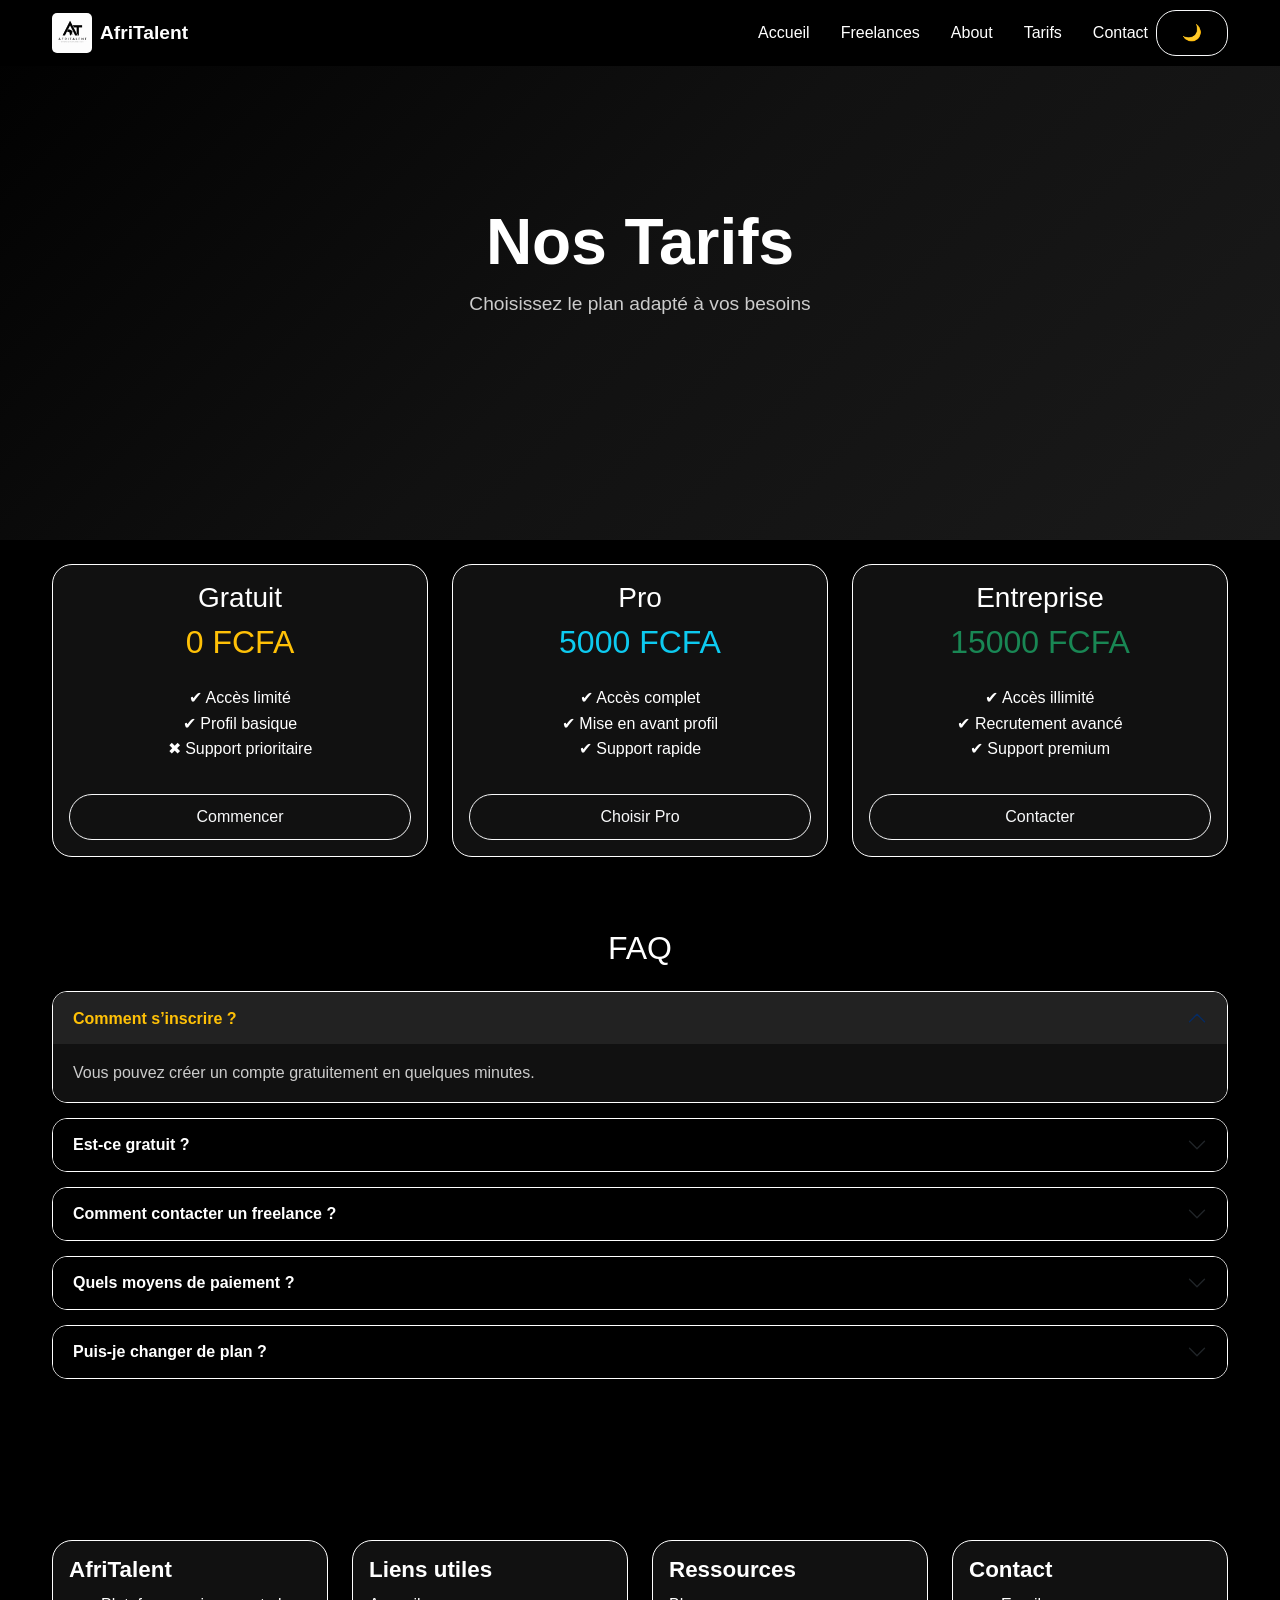
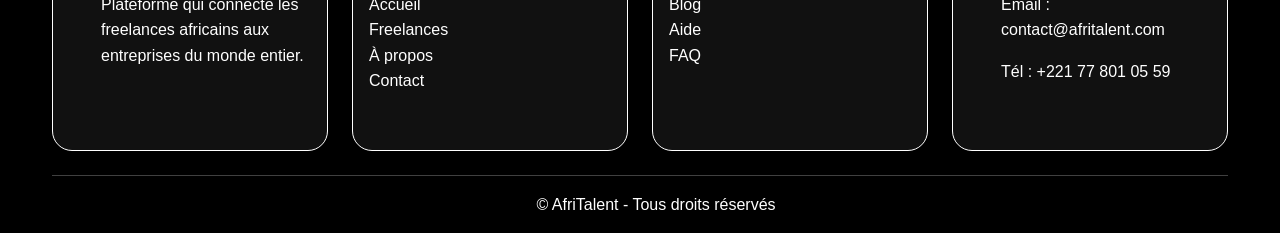
<file: tarifs.html>
<!DOCTYPE html>
<html lang="fr">

<head>
    <meta charset="UTF-8">
    <meta name="viewport" content="width=device-width, initial-scale=1.0">

    <title>AfriTalent — Tarifs</title>

    <!-- Bootstrap CSS -->
    <link href="https://cdn.jsdelivr.net/npm/bootstrap@5.3.0/dist/css/bootstrap.min.css" rel="stylesheet">

    <!-- CSS personnel -->
    <link rel="stylesheet" href="css/style.css">
</head>

<body>
<!-- HEADER -->
    <header>

        <!-- NAVBAR -->
       <nav class="navbar navbar-expand-lg navbar-dark bg-black  fixed-top">
            <div class="container">

                <a class="navbar-brand d-flex align-items-center gap-2" href="index.html">
                 <img src="images/logoafri.png" alt="AfriTalent Logo" height="40">
                    <span>AfriTalent</span>
                </a>

                <button class="navbar-toggler" type="button" data-bs-toggle="collapse" data-bs-target="#menu">
                    <span class="navbar-toggler-icon"></span>
                </button>

                <div class="collapse navbar-collapse" id="menu">

                    <ul class="navbar-nav ms-auto">

                        <li class="nav-item">
                            <a class="nav-link active" href="index.html">Accueil</a>
                        </li>

                        <li class="nav-item">
                            <a class="nav-link" href="freelance.html">Freelances</a>
                        </li>

                        <li class="nav-item">
                            <a class="nav-link" href="about.html">About</a>
                        </li>

                        <li class="nav-item">
                            <a class="nav-link" href="tarifs.html">Tarifs</a>
                        </li>

                        <li class="nav-item">
                            <a class="nav-link" href="contact.html">Contact</a>
                        </li>
                    </ul>

                </div>
                 <button id="theme-toggle" class="btn btn-outline-light">
                    🌙
                </button>
            </div>
        </nav>

    </header>
    
    <!-- Le contenu de la page sera ajouté ici -->

<main class="bg-black text-white">

<!-- TITRE -->
<section class="pricing-hero">
    <div>
        <h1 class="tarifs-title">Nos Tarifs</h1>
        <p>Choisissez le plan adapté à vos besoins</p>
    </div>
</section>

<!-- PLANS -->
<section class="container py-4">

    <div class="row g-4 text-center">

        <!-- PLAN GRATUIT -->
        <div class="col-12 col-md-6 col-lg-4">

            <div class="card bg-black text-white border border-white p-3 h-100">

                <h3>Gratuit</h3>
                <h2 class="text-warning">0 FCFA</h2>

                <ul class="list-unstyled mt-3">
                    <li>✔ Accès limité</li>
                    <li>✔ Profil basique</li>
                    <li>✖ Support prioritaire</li>
                </ul>

                <button class="btn btn-outline-light mt-3">
                    Commencer
                </button>

            </div>

        </div>

        <!-- PLAN PRO (POPULAIRE) -->
        <div class="col-12 col-md-6 col-lg-4">

            <div class="card bg-black text-white border border-white p-3 h-100 position-relative">
                </span>

                <h3>Pro</h3>
                <h2 class="text-info">5000 FCFA</h2>

                <ul class="list-unstyled mt-3">
                    <li>✔ Accès complet</li>
                    <li>✔ Mise en avant profil</li>
                    <li>✔ Support rapide</li>
                </ul>

                <button class="btn btn-outline-light mt-3">
                    Choisir Pro
                </button>

            </div>

        </div>

        <!-- PLAN ENTREPRISE -->
        <div class="col-12 col-md-6 col-lg-4">

            <div class="card bg-black text-white border border-white p-3 h-100">

                <h3>Entreprise</h3>
                <h2 class="text-success">15000 FCFA</h2>

                <ul class="list-unstyled mt-3">
                    <li>✔ Accès illimité</li>
                    <li>✔ Recrutement avancé</li>
                    <li>✔ Support premium</li>
                </ul>

                <button class="btn btn-outline-light mt-3">
                    Contacter
                </button>

            </div>

        </div>

    </div>

</section>

<!-- FAQ -->
<section class="container py-5">

    <h2 class="text-center mb-4">FAQ</h2>

    <div class="accordion" id="faq">

        <div class="accordion" id="faq">

    <!-- Q1 -->
    <div class="accordion-item bg-black text-white border border-white">

        <h2 class="accordion-header">

            <button class="accordion-button bg-black text-white" data-bs-toggle="collapse" data-bs-target="#q1">
                Comment s’inscrire ?
            </button>

        </h2>

        <div id="q1" class="accordion-collapse collapse show">

            <div class="accordion-body">
                Vous pouvez créer un compte gratuitement en quelques minutes.
            </div>

        </div>

    </div>

    <!-- Q2 -->
    <div class="accordion-item bg-black text-white border border-white">

        <h2 class="accordion-header">

            <button class="accordion-button bg-black text-white collapsed" data-bs-toggle="collapse" data-bs-target="#q2">
                Est-ce gratuit ?
            </button>

        </h2>

        <div id="q2" class="accordion-collapse collapse">

            <div class="accordion-body">
                Oui, un plan gratuit est disponible.
            </div>

        </div>

    </div>

    <!-- Q3 -->
    <div class="accordion-item bg-black text-white border border-white">

        <h2 class="accordion-header">

            <button class="accordion-button bg-black text-white collapsed" data-bs-toggle="collapse" data-bs-target="#q3">
                Comment contacter un freelance ?
            </button>

        </h2>

        <div id="q3" class="accordion-collapse collapse">

            <div class="accordion-body">
                Via la page freelances et le bouton profil.
            </div>

        </div>

    </div>

    <!-- Q4 -->
    <div class="accordion-item bg-black text-white border border-white">

        <h2 class="accordion-header">

            <button class="accordion-button bg-black text-white collapsed" data-bs-toggle="collapse" data-bs-target="#q4">
                Quels moyens de paiement ?
            </button>

        </h2>

        <div id="q4" class="accordion-collapse collapse">

            <div class="accordion-body">
                Mobile Money, carte bancaire et virement.
            </div>

        </div>

    </div>

    <!-- Q5 -->
    <div class="accordion-item bg-black text-white border border-white">

        <h2 class="accordion-header">

            <button class="accordion-button bg-black text-white collapsed" data-bs-toggle="collapse" data-bs-target="#q5">
                Puis-je changer de plan ?
            </button>

        </h2>

        <div id="q5" class="accordion-collapse collapse">

            <div class="accordion-body">
                Oui, à tout moment depuis votre compte.
            </div>

        </div>

    </div>

</div>

    </div>

</section>

</main>

<!-- FOOTER -->
<footer class="bg-black text-white pt-5">

    <div class="container">

        <div class="row g-4">

            <!-- COLONNE 1 -->
            <div class="col-12 col-md-6 col-lg-3">

                <div class="card bg-black text-white border border-white p-3 h-100">

                    <h5>AfriTalent</h5>

                    <ul>
                        Plateforme qui connecte les freelances africains
                        aux entreprises du monde entier.
                    </ul>

                </div>

            </div>

            <!-- COLONNE 2 -->
            <div class="col-12 col-md-6 col-lg-3">

                <div class="card bg-black text-white border border-white p-3 h-100">

                    <h5>Liens utiles</h5>

                    <ul class="list-unstyled">

                        <li><a href="index.html" class="text-white">Accueil</a></li>
                        <li><a href="freelance.html" class="text-white">Freelances</a></li>
                        <li><a href="about.html" class="text-white">À propos</a></li>
                        <li><a href="contact.html" class="text-white">Contact</a></li>

                    </ul>

                </div>

            </div>

            <!-- COLONNE 3 -->
            <div class="col-12 col-md-6 col-lg-3">

                <div class="card bg-black text-white border border-white p-3 h-100">

                    <h5>Ressources</h5>

                    <ul class="list-unstyled">

                        <li><a href="#" class="text-white">Blog</a></li>
                        <li><a href="#" class="text-white">Aide</a></li>
                        <li><a href="#" class="text-white">FAQ</a></li>

                    </ul>

                </div>

            </div>

            <!-- COLONNE 4 -->
            <div class="col-12 col-md-6 col-lg-3">

                <div class="card bg-black text-white border border-white p-3 h-100">

                    <h5>Contact</h5>

                    <ul>Email : contact@afritalent.com</ul>
                    <ul>Tél : +221 77 801 05 59</ul>

                    <!-- RESEAUX SOCIAUX -->
                    <div>

                        <i class="bi bi-facebook me-2"></i>
                        <i class="bi bi-twitter me-2"></i>
                        <i class="bi bi-linkedin me-2"></i>
                        <i class="bi bi-instagram"></i>

                    </div>

                </div>

            </div>

        </div>

        <hr class="text-white mt-4">

        <!-- COPYRIGHT -->
        <div class="text-center pb-3">

            <ul class="mb-0">
                © <span id="year"></span> AfriTalent - Tous droits réservés
            </ul>

        </div>

    </div>
<button id="backToTop" class="btn btn-light">
    ↑
</button>
</footer>

    <!-- Bootstrap JS -->
    <script src="https://cdn.jsdelivr.net/npm/bootstrap@5.3.0/dist/js/bootstrap.bundle.min.js"></script>

    <!-- JavaScript personnel -->
    <script src="js/main.js"></script>

</body>

</html>
</file>
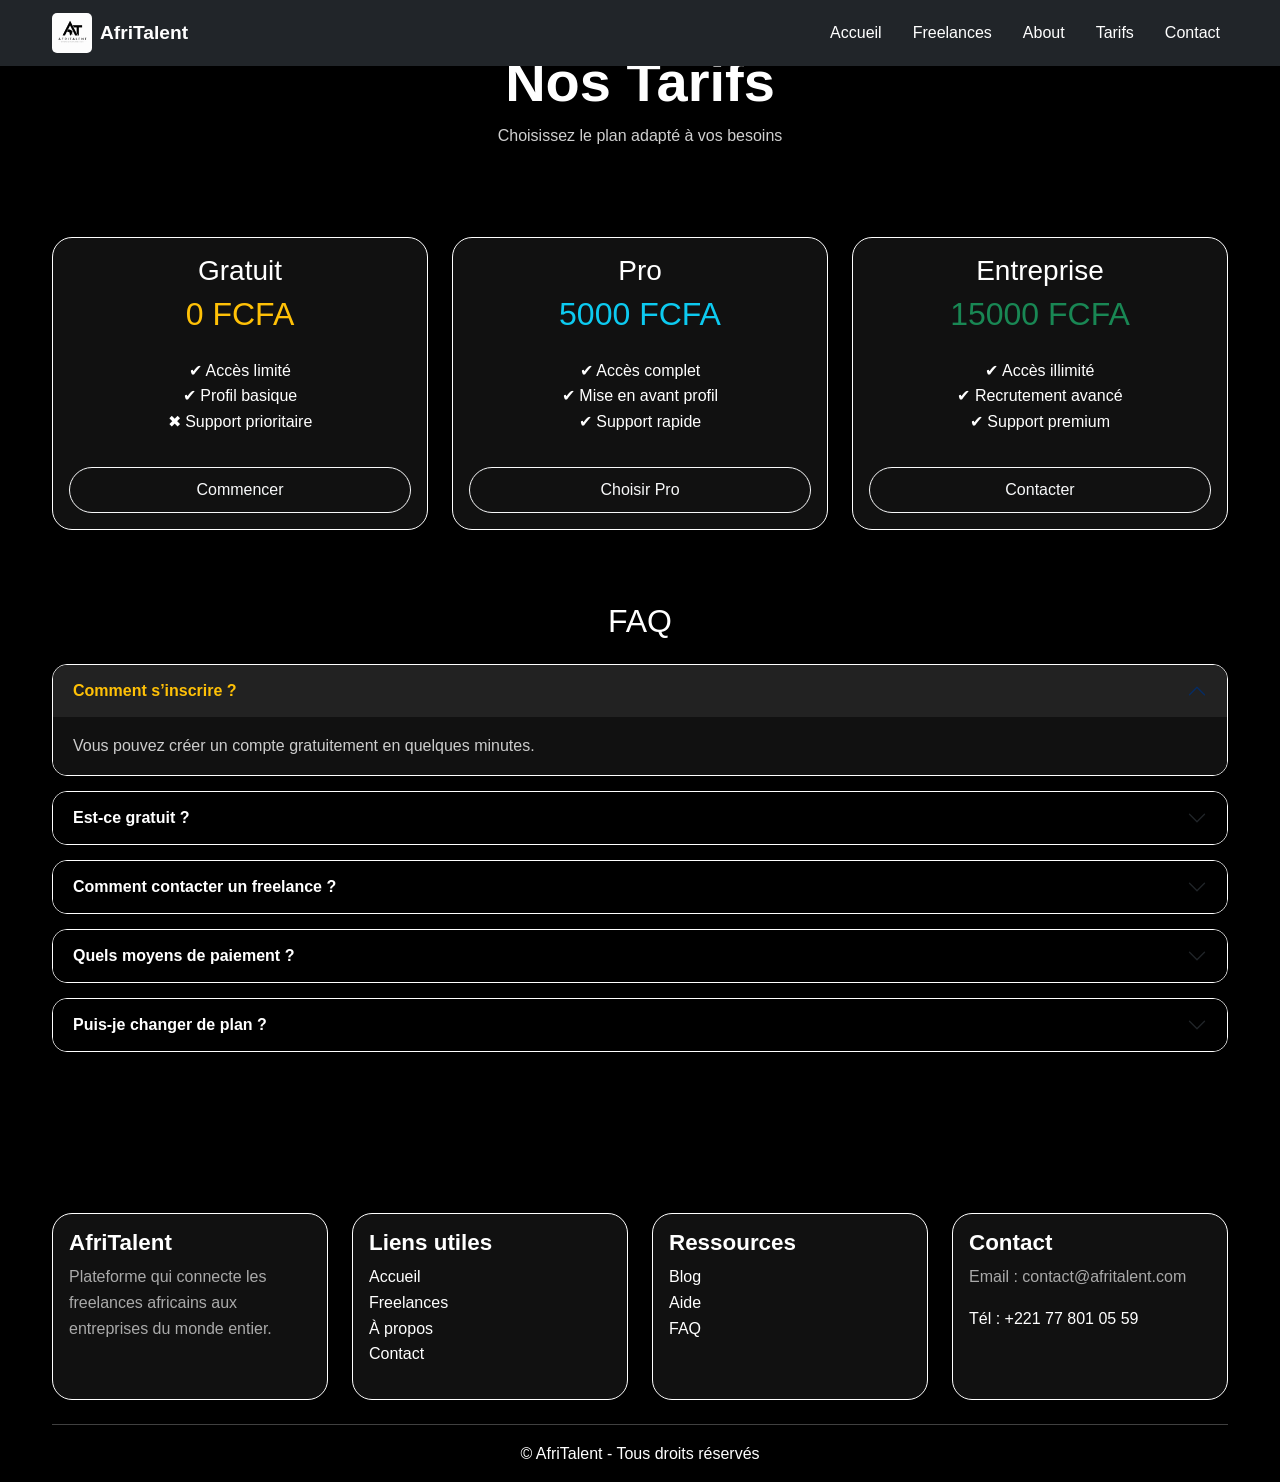
<file: taris.html>
<!DOCTYPE html>
<html lang="fr">

<head>
    <meta charset="UTF-8">
    <meta name="viewport" content="width=device-width, initial-scale=1.0">

    <title>AfriTalent — Tarifs</title>

    <!-- Bootstrap CSS -->
    <link href="https://cdn.jsdelivr.net/npm/bootstrap@5.3.0/dist/css/bootstrap.min.css" rel="stylesheet">

    <!-- CSS personnel -->
    <link rel="stylesheet" href="css/style.css">
</head>

<body>
  <!-- HEADER -->
    <header>

        <!-- NAVBAR -->
        <nav class="navbar navbar-expand-lg navbar-dark bg-dark fixed-top">
            <div class="container">

                 <a class="navbar-brand d-flex align-items-center gap-2" href="index.html">
                 <img src="images/logoafri.png" alt="AfriTalent Logo" height="40">
                    <span>AfriTalent</span>
                </a>

                <button class="navbar-toggler" type="button" data-bs-toggle="collapse" data-bs-target="#menu">
                    <span class="navbar-toggler-icon"></span>
                </button>

                <div class="collapse navbar-collapse" id="menu">

                    <ul class="navbar-nav ms-auto">

                        <li class="nav-item">
                            <a class="nav-link active" href="index.html">Accueil</a>
                        </li>

                        <li class="nav-item">
                            <a class="nav-link" href="freelance.html">Freelances</a>
                        </li>

                        <li class="nav-item">
                            <a class="nav-link" href="about.html">About</a>
                        </li>

                        <li class="nav-item">
                            <a class="nav-link" href="taris.html">Tarifs</a>
                        </li>

                        <li class="nav-item">
                            <a class="nav-link" href="contact.html">Contact</a>
                        </li>
                    </ul>

                </div>

            </div>
        </nav>

    </header>
    
    <!-- Le contenu de la page sera ajouté ici -->

<main class="bg-black text-white">

<!-- TITRE -->
<section class="container py-5 text-center">

    <h1>Nos Tarifs</h1>

    <p>Choisissez le plan adapté à vos besoins</p>

</section>

<!-- PLANS -->
<section class="container py-4">

    <div class="row g-4 text-center">

        <!-- PLAN GRATUIT -->
        <div class="col-md-4">

            <div class="card bg-black text-white border border-white p-3 h-100">

                <h3>Gratuit</h3>
                <h2 class="text-warning">0 FCFA</h2>

                <ul class="list-unstyled mt-3">
                    <li>✔ Accès limité</li>
                    <li>✔ Profil basique</li>
                    <li>✖ Support prioritaire</li>
                </ul>

                <button class="btn btn-outline-light mt-3">
                    Commencer
                </button>

            </div>

        </div>

        <!-- PLAN PRO (POPULAIRE) -->
        <div class="col-md-4">

            <div class="card bg-black text-white border border-white p-3 h-100 position-relative">
                </span>

                <h3>Pro</h3>
                <h2 class="text-info">5000 FCFA</h2>

                <ul class="list-unstyled mt-3">
                    <li>✔ Accès complet</li>
                    <li>✔ Mise en avant profil</li>
                    <li>✔ Support rapide</li>
                </ul>

                <button class="btn btn-outline-light mt-3">
                    Choisir Pro
                </button>

            </div>

        </div>

        <!-- PLAN ENTREPRISE -->
        <div class="col-md-4">

            <div class="card bg-black text-white border border-white p-3 h-100">

                <h3>Entreprise</h3>
                <h2 class="text-success">15000 FCFA</h2>

                <ul class="list-unstyled mt-3">
                    <li>✔ Accès illimité</li>
                    <li>✔ Recrutement avancé</li>
                    <li>✔ Support premium</li>
                </ul>

                <button class="btn btn-outline-light mt-3">
                    Contacter
                </button>

            </div>

        </div>

    </div>

</section>

<!-- FAQ -->
<section class="container py-5">

    <h2 class="text-center mb-4">FAQ</h2>

    <div class="accordion" id="faq">

        <div class="accordion" id="faq">

    <!-- Q1 -->
    <div class="accordion-item bg-black text-white border border-white">

        <h2 class="accordion-header">

            <button class="accordion-button bg-black text-white" data-bs-toggle="collapse" data-bs-target="#q1">
                Comment s’inscrire ?
            </button>

        </h2>

        <div id="q1" class="accordion-collapse collapse show">

            <div class="accordion-body">
                Vous pouvez créer un compte gratuitement en quelques minutes.
            </div>

        </div>

    </div>

    <!-- Q2 -->
    <div class="accordion-item bg-black text-white border border-white">

        <h2 class="accordion-header">

            <button class="accordion-button bg-black text-white collapsed" data-bs-toggle="collapse" data-bs-target="#q2">
                Est-ce gratuit ?
            </button>

        </h2>

        <div id="q2" class="accordion-collapse collapse">

            <div class="accordion-body">
                Oui, un plan gratuit est disponible.
            </div>

        </div>

    </div>

    <!-- Q3 -->
    <div class="accordion-item bg-black text-white border border-white">

        <h2 class="accordion-header">

            <button class="accordion-button bg-black text-white collapsed" data-bs-toggle="collapse" data-bs-target="#q3">
                Comment contacter un freelance ?
            </button>

        </h2>

        <div id="q3" class="accordion-collapse collapse">

            <div class="accordion-body">
                Via la page freelances et le bouton profil.
            </div>

        </div>

    </div>

    <!-- Q4 -->
    <div class="accordion-item bg-black text-white border border-white">

        <h2 class="accordion-header">

            <button class="accordion-button bg-black text-white collapsed" data-bs-toggle="collapse" data-bs-target="#q4">
                Quels moyens de paiement ?
            </button>

        </h2>

        <div id="q4" class="accordion-collapse collapse">

            <div class="accordion-body">
                Mobile Money, carte bancaire et virement.
            </div>

        </div>

    </div>

    <!-- Q5 -->
    <div class="accordion-item bg-black text-white border border-white">

        <h2 class="accordion-header">

            <button class="accordion-button bg-black text-white collapsed" data-bs-toggle="collapse" data-bs-target="#q5">
                Puis-je changer de plan ?
            </button>

        </h2>

        <div id="q5" class="accordion-collapse collapse">

            <div class="accordion-body">
                Oui, à tout moment depuis votre compte.
            </div>

        </div>

    </div>

</div>

    </div>

</section>

</main>

<!-- FOOTER -->
<footer class="bg-black text-white pt-5">

    <div class="container">

        <div class="row g-4">

            <!-- COLONNE 1 -->
            <div class="col-md-3">

                <div class="card bg-black text-white border border-white p-3 h-100">

                    <h5>AfriTalent</h5>

                    <p>
                        Plateforme qui connecte les freelances africains
                        aux entreprises du monde entier.
                    </p>

                </div>

            </div>

            <!-- COLONNE 2 -->
            <div class="col-md-3">

                <div class="card bg-black text-white border border-white p-3 h-100">

                    <h5>Liens utiles</h5>

                    <ul class="list-unstyled">

                        <li><a href="index.html" class="text-white">Accueil</a></li>
                        <li><a href="freelances.html" class="text-white">Freelances</a></li>
                        <li><a href="about.html" class="text-white">À propos</a></li>
                        <li><a href="contact.html" class="text-white">Contact</a></li>

                    </ul>

                </div>

            </div>

            <!-- COLONNE 3 -->
            <div class="col-md-3">

                <div class="card bg-black text-white border border-white p-3 h-100">

                    <h5>Ressources</h5>

                    <ul class="list-unstyled">

                        <li><a href="#" class="text-white">Blog</a></li>
                        <li><a href="#" class="text-white">Aide</a></li>
                        <li><a href="#" class="text-white">FAQ</a></li>

                    </ul>

                </div>

            </div>

            <!-- COLONNE 4 -->
            <div class="col-md-3">

                <div class="card bg-black text-white border border-white p-3 h-100">

                    <h5>Contact</h5>

                    <p>Email : contact@afritalent.com</p>
                    <p>Tél : +221 77 801 05 59</p>

                    <!-- RESEAUX SOCIAUX -->
                    <div>

                        <i class="bi bi-facebook me-2"></i>
                        <i class="bi bi-twitter me-2"></i>
                        <i class="bi bi-linkedin me-2"></i>
                        <i class="bi bi-instagram"></i>

                    </div>

                </div>

            </div>

        </div>

        <hr class="text-white mt-4">

        <!-- COPYRIGHT -->
        <div class="text-center pb-3">

            <p class="mb-0">
                © <span id="year"></span> AfriTalent - Tous droits réservés
            </p>

        </div>

    </div>

</footer>

    <!-- Bootstrap JS -->
    <script src="https://cdn.jsdelivr.net/npm/bootstrap@5.3.0/dist/js/bootstrap.bundle.min.js"></script>

    <!-- JavaScript personnel -->
    <script src="js/main.js"></script>

</body>

</html>
</file>
<file: css/style.css>
/* commit 3 */
* {
    margin: 0;
    padding: 0;
    box-sizing: border-box;
}

/* ===== BODY ===== */
body {
    font-family: Arial, sans-serif;
    background-color: #000;
    color: #fff;
    line-height: 1.6;
}

/* ===== NAVBAR ===== */
.navbar {
    /* padding: 15px 0; */
}

.navbar-brand {
    /* font-weight: bold;
    font-size: 1.5rem;
    color: #fff !important; */
}
.navbar-brand img {
    border-radius: 5px;
}

.nav-link {
    color: #fff ;
    margin-left: 15px;
}

.nav-link:hover {
    color: #ccc ;
}

/* ===== HERO ===== */
.hero {
    padding: 100px 20px;
    text-align: center;
}

.hero h1 {
    font-size: 3rem;
    margin-bottom: 10px;
}

.hero p {
    font-size: 1.2rem;
    color: #ccc;
}

/* ===== BUTTONS ===== */
.btn-black {
    background: transparent;
    border: 1px solid #fff;
    color: #fff;
    padding: 8px 15px;
    transition: 0.3s;
}

.btn-black:hover {
    background: #fff;
    color: #000;
}

/* ===== CARDS ===== */
.card {
    transition: 0.3s;
    border-radius: 10px;
}

.card:hover {
    transform: translateY(-5px);
    box-shadow: 0 10px 20px rgba(255, 255, 255, 0.1);
}

/* ===== FILTRES ===== */
button.btn {
    border-radius: 20px;
}

/* ===== FOOTER ===== */
footer {
    margin-top: 50px;
    padding-top: 30px;
}

footer a {
    text-decoration: none;
}

footer a:hover {
    color: #aaa;
}

/* ===== UTILITIES ===== */
.text-muted {
    color: #aaa ;
}
/* commit 4 index */
#hero {
    min-height: 100vh;
    display: flex;
    align-items: center;
}

#hero h1 {
    font-size: 4rem;
    line-height: 1.1;
}

#hero p {
    font-size: 1.2rem;
    color: #d1d1d1;
}

#hero img:hover {
    transform: scale(1.03);
}
#comment .card {
    background: #111;
    border-radius: 20px;
    padding: 25px;
    transition: 0.4s;
    min-height: 250px;
}

#comment .card:hover {
    transform: translateY(-10px);
    box-shadow: 0 0 20px rgba(255,255,255,0.2);
}

#services .card {
    border-radius: 20px;
    overflow: hidden;
    transition: 0.4s;
}

#services .card:hover {
    transform: translateY(-10px) scale(1.02);
    box-shadow: 0 0 25px rgba(255,255,255,0.2);
}

#services img {
    height: 250px;
    object-fit: cover;
}

#temoignages .card {
    border-radius: 20px;
    transition: 0.4s;
}

#temoignages .card:hover {
    transform: scale(1.03);
}


#cta {
    background: linear-gradient(to right, #000, #1a1a1a);
}

#cta .btn {
    border: 1px solid white;
    transition: 0.4s;
}

#cta .btn:hover {
    background: white;
    color: black !important;
}


.navbar {
    backdrop-filter: blur(10px);
}

.nav-link {
    transition: 0.3s;
}

.nav-link:hover {
    color: #ffffff !important;
    transform: translateY(-2px);
}

/* =========================
   RESPONSIVE
========================= */

@media (max-width: 768px) {

    #hero h1 {
        font-size: 2.5rem;
    }

    #comment .row {
        grid-template-columns: 1fr;
    }

}
/* commit 4 freelance */
/* =========================
   PAGE FREELANCES
========================= */

/* HERO */

main h1 {
    font-size: 3.5rem;
    font-weight: bold;
}

main p {
    color: #cfcfcf;
}

/* BOUTONS FILTRES */

.btn-outline-light {
    border-radius: 30px;
    padding: 10px 25px;
    transition: 0.4s;
}

.btn-outline-light:hover {
    background: white;
    color: black;
    transform: translateY(-3px);
}

/* CARTES FREELANCES */

.card {
    border-radius: 20px;
    transition: 0.4s;
    background: #111 !important;
}

.card:hover {
    transform: translateY(-10px);
    box-shadow: 0 0 25px rgba(255,255,255,0.15);
}

/* NOM */

.card h5 {
    font-size: 1.4rem;
    font-weight: bold;
}

/* METIER */

.card p:nth-child(2) {
    color: #aaaaaa;
}

/* BOUTON PROFIL */

.card .btn {
    border-radius: 30px;
    transition: 0.4s;
}

.card .btn:hover {
    background: white;
    color: black !important;
}

/* FOOTER */

footer a {
    text-decoration: none;
    transition: 0.3s;
}

footer a:hover {
    color: #bbbbbb !important;
}

/* ICONES */

footer i {
    font-size: 1.3rem;
    cursor: pointer;
    transition: 0.3s;
}

footer i:hover {
    transform: scale(1.2);
    color: #cccccc;
}

/* RESPONSIVE */

@media (max-width: 768px) {

    main h1 {
        font-size: 2.3rem;
    }

    .card {
        text-align: center;
    }

}
/* commit 4 about */
/* =========================
   GLOBAL
========================= */

body {
    background: #000;
    color: white;
    font-family: Arial, sans-serif;
}

section {
    padding-top: 80px;
    padding-bottom: 80px;
}

/* =========================
   NAVBAR
========================= */

.navbar {
    backdrop-filter: blur(10px);
}

.nav-link {
    transition: 0.3s;
}

.nav-link:hover {
    color: #ffc107 !important;
}

/* =========================
   HERO SECTION
========================= */

.hero {
    min-height: 100vh;
    display: flex;
    align-items: center;
    background: linear-gradient(
        135deg,
        #000000,
        #111111,
        #1b1b1b
    );
}

.hero-content {
    display: grid;
    grid-template-columns: 1.2fr 1fr;
    gap: 50px;
    align-items: center;
}

.hero h1 {
    font-size: 4rem;
    font-weight: bold;
    line-height: 1.1;
}

.hero p {
    font-size: 1.2rem;
    color: #cccccc;
}

.hero img {
    width: 100%;
    border-radius: 20px;
    object-fit: cover;
}

/* =========================
   BENTO GRID
========================= */

.bento-grid {
    display: grid;
    grid-template-columns: repeat(3, 1fr);
    grid-auto-rows: 220px;
    gap: 20px;
}

.bento-card {
    background: #111;
    border: 1px solid #333;
    border-radius: 20px;
    padding: 30px;
    transition: 0.4s;
}

.bento-card:hover {
    transform: translateY(-10px);
    border-color: #ffc107;
    box-shadow: 0 10px 30px rgba(255, 193, 7, 0.2);
}

.bento-large {
    grid-column: span 2;
    grid-row: span 2;
}

/* =========================
   CARDS
========================= */

.card {
    transition: 0.4s ease;
    border-radius: 20px;
}

.card:hover {
    transform: translateY(-10px) scale(1.02);
    box-shadow: 0 15px 40px rgba(255,255,255,0.1);
}

/* =========================
   CATEGORIES
========================= */

.category-card {
    background: #111;
    border: 1px solid #333;
    border-radius: 20px;
    padding: 30px;
    text-align: center;
    transition: 0.4s;
    cursor: pointer;
}

.category-card:hover {
    transform: translateY(-10px);
    background: #1a1a1a;
    box-shadow: 0 10px 30px rgba(255,255,255,0.1);
}

.category-card h5 {
    margin-top: 15px;
}

/* =========================
   TEAM
========================= */

.team-card img {
    border-radius: 50%;
    width: 120px;
    height: 120px;
    object-fit: cover;
}

/* =========================
   TESTIMONIALS
========================= */

.carousel-item {
    padding: 40px;
}

.testimonial-card {
    background: #111;
    border-radius: 20px;
    padding: 40px;
    border: 1px solid #333;
}

.testimonial-card p {
    font-style: italic;
    color: #cccccc;
}

/* =========================
   FOOTER
========================= */

footer a {
    text-decoration: none;
    transition: 0.3s;
}

footer a:hover {
    color: #ffc107 !important;
}

/* =========================
   RESPONSIVE
========================= */

@media (max-width: 992px) {

    .hero-content {
        grid-template-columns: 1fr;
        text-align: center;
    }

    .hero h1 {
        font-size: 3rem;
    }

    .bento-grid {
        grid-template-columns: 1fr 1fr;
    }

    .bento-large {
        grid-column: span 2;
    }
}

@media (max-width: 768px) {

    .hero h1 {
        font-size: 2.5rem;
    }

    .bento-grid {
        grid-template-columns: 1fr;
    }

    .bento-large {
        grid-column: span 1;
        grid-row: span 1;
    }

    .card:hover {
        transform: none;
    }

}
/* commit 4 tarifs */
/* =========================
   PAGE TARIFS
========================= */

body {
    background: black;
    color: white;
}

/* HERO TARIFS */

.pricing-hero {
    min-height: 60vh;
    display: flex;
    align-items: center;
    justify-content: center;
    text-align: center;
    background: linear-gradient(
        135deg,
        #000,
        #111,
        #1a1a1a
    );
}

.pricing-hero h1 {
    font-size: 4rem;
    font-weight: bold;
}

.pricing-hero p {
    color: #cccccc;
    font-size: 1.2rem;
}

/* =========================
   PRICING CARDS
========================= */

.pricing-card {
    background: #111;
    border: 1px solid #333;
    border-radius: 20px;
    padding: 40px 30px;
    transition: 0.4s ease;
    position: relative;
    overflow: hidden;
}

.pricing-card:hover {
    transform: translateY(-12px);
    border-color: #ffc107;
    box-shadow: 0 20px 40px rgba(255, 193, 7, 0.15);
}

.pricing-card h3 {
    margin-bottom: 15px;
    font-weight: bold;
}

.pricing-card h2 {
    font-size: 2.5rem;
    margin-bottom: 20px;
}

.pricing-card ul li {
    margin-bottom: 12px;
    color: #cccccc;
}

.pricing-card button {
    border-radius: 12px;
    transition: 0.3s;
}

.pricing-card button:hover {
    background: white;
    color: black;
}

/* PLAN POPULAIRE */

.popular-plan {
    border: 2px solid #0dcaf0;
    transform: scale(1.05);
}

.popular-plan:hover {
    transform: scale(1.08) translateY(-10px);
}

.popular-badge {
    position: absolute;
    top: 15px;
    right: -40px;
    background: #0dcaf0;
    color: black;
    padding: 8px 50px;
    transform: rotate(45deg);
    font-size: 0.8rem;
    font-weight: bold;
}

/* =========================
   FAQ
========================= */

.accordion-item {
    margin-bottom: 15px;
    border-radius: 15px !important;
    overflow: hidden;
}

.accordion-button {
    font-weight: bold;
    box-shadow: none !important;
}

.accordion-button:not(.collapsed) {
    background: #222 !important;
    color: #ffc107 !important;
}

.accordion-body {
    background: #111;
    color: #cccccc;
}

/* =========================
   HOVER GLOBAL
========================= */

.card {
    transition: 0.4s;
}

.card:hover {
    transform: translateY(-10px);
    box-shadow: 0 15px 35px rgba(255,255,255,0.08);
}

/* =========================
   FOOTER
========================= */

footer a {
    text-decoration: none;
    transition: 0.3s;
}

footer a:hover {
    color: #ffc107 !important;
}

/* =========================
   RESPONSIVE
========================= */

@media (max-width: 992px) {

    .pricing-hero h1 {
        font-size: 3rem;
    }

    .popular-plan {
        transform: none;
    }

}

@media (max-width: 768px) {

    .pricing-hero h1 {
        font-size: 2.5rem;
    }

    .pricing-card {
        padding: 30px 20px;
    }

    .card:hover {
        transform: none;
    }

}
/* commit 4 contact */
/* =========================
   PAGE CONTACT
========================= */

body {
    background: #000;
    color: white;
}

/* HERO CONTACT */

.contact-hero {
    min-height: 60vh;
    display: flex;
    align-items: center;
    justify-content: center;
    text-align: center;
    background: linear-gradient(
        135deg,
        #000,
        #111,
        #1a1a1a
    );
}

.contact-hero h1 {
    font-size: 4rem;
    font-weight: bold;
}

.contact-hero p {
    color: #cccccc;
    font-size: 1.2rem;
}

/* =========================
   FORMULAIRE
========================= */

.contact-form {
    background: #111;
    padding: 40px;
    border-radius: 20px;
    border: 1px solid #333;
    transition: 0.4s;
}

.contact-form:hover {
    border-color: #ffc107;
    box-shadow: 0 15px 35px rgba(255, 193, 7, 0.15);
}

/* INPUTS */

.form-control {
    background: #1a1a1a;
    border: 1px solid #333;
    color: white;
    padding: 14px;
}

.form-control:focus {
    background: #222;
    color: white;
    border-color: #ffc107;
    box-shadow: none;
}

/* PLACEHOLDER */

.form-control::placeholder {
    color: #999;
}

/* SELECT */

select.form-control option {
    background: #111;
    color: white;
}

/* BUTTON */

.contact-form button {
    padding: 14px;
    font-weight: bold;
    border-radius: 12px;
    transition: 0.3s;
}

.contact-form button:hover {
    background: #ffc107;
    color: black;
}

/* =========================
   INFOS CONTACT
========================= */

.contact-info {
    background: #111;
    border: 1px solid #333;
    border-radius: 20px;
    padding: 40px;
    transition: 0.4s;
}

.contact-info:hover {
    transform: translateY(-8px);
    border-color: #0dcaf0;
    box-shadow: 0 15px 35px rgba(13, 202, 240, 0.15);
}

.contact-info h3 {
    margin-bottom: 20px;
}

/* =========================
   MAP
========================= */

.map-container iframe {
    border-radius: 20px;
    overflow: hidden;
}

/* =========================
   CARDS FOOTER
========================= */

.card {
    transition: 0.4s;
}

.card:hover {
    transform: translateY(-10px);
    box-shadow: 0 15px 35px rgba(255,255,255,0.08);
}

/* =========================
   LINKS
========================= */

a {
    transition: 0.3s;
}

a:hover {
    color: #ffc107 !important;
}

/* =========================
   RESPONSIVE
========================= */

@media (max-width: 992px) {

    .contact-hero h1 {
        font-size: 3rem;
    }

}

@media (max-width: 768px) {

    .contact-hero h1 {
        font-size: 2.5rem;
    }

    .contact-form,
    .contact-info {
        padding: 25px;
    }

    .card:hover {
        transform: none;
    }

}
/* commit 5 index hero
@media (max-width: 768px) {

    #hero {
        text-align: center;
    }

    #hero h1 {
        font-size: 2.5rem;
    }

    #hero img {
        margin-top: 20px;
    }
} */
/* commit 5 freelance  */

/* Boutons */
.btn {
    border-radius: 8px;
}

/* Navbar */
.navbar-brand span {
    font-weight: bold;
    font-size: 1.2rem;
}

/* =========================
   MOBILE : 375px
========================= */

@media screen and (max-width: 576px) {

    h1 {
        font-size: 1.8rem;
    }

    p {
        font-size: 0.95rem;
    }

    .navbar-brand span {
        font-size: 1rem;
    }

    .card {
        padding: 1rem;
    }

    .btn {
        width: 100%;
    }

    footer .card {
        text-align: center;
    }
}

/* =========================
   TABLETTE : 768px
========================= */

@media screen and (min-width: 577px) and (max-width: 991px) {

    h1 {
        font-size: 2.2rem;
    }

    .card {
        padding: 1.2rem;
    }

    footer .card {
        min-height: 250px;
    }
}

/* =========================
   DESKTOP : 1200px+
========================= */

@media screen and (min-width: 1200px) {

    .container {
        max-width: 1200px;
    }

    h1 {
        font-size: 3rem;
    }

    .card {
        padding: 1.5rem;
    }
}
/* commit 5 contact */
/* =========================
   GLOBAL
========================= */

body {
    background-color: black;
    color: white;
    overflow-x: hidden;
}

.contact-hero {
    padding-top: 120px;
    padding-bottom: 60px;
    text-align: center;
}

.contact-form input,
.contact-form textarea,
.contact-form select {
    padding: 12px;
}

.contact-info,
.map-container {
    border: 1px solid white;
    padding: 20px;
    border-radius: 10px;
}

/* =========================
   MOBILE 375px
========================= */

@media screen and (max-width: 576px) {

    .contact-hero h1 {
        font-size: 2rem;
    }

    .contact-hero p {
        font-size: 0.95rem;
    }

    .navbar-brand span {
        font-size: 1rem;
    }

    .contact-form {
        margin-bottom: 30px;
    }

    .btn {
        width: 100%;
    }

    footer .card {
        text-align: center;
    }

    iframe {
        height: 200px;
    }
}

/* =========================
   TABLETTE 768px
========================= */

@media screen and (min-width: 577px) and (max-width: 991px) {

    .contact-hero h1 {
        font-size: 2.5rem;
    }

    .contact-info,
    .map-container {
        padding: 25px;
    }
}

/* =========================
   DESKTOP 1200px+
========================= */

@media screen and (min-width: 1200px) {

    .container {
        max-width: 1200px;
    }

    .contact-hero h1 {
        font-size: 3rem;
    }
}
/* commite 6 */
/* MODE CLAIR */
body.light-mode {
    background-color: white !important;
    color: black !important;
}

/* Tous les fonds noirs deviennent blancs */
body.light-mode .bg-black {
    background-color: white !important;
}

/* Tous les textes blancs deviennent noirs */
body.light-mode .text-white {
    color: black !important;
}

/* Toutes les bordures blanches deviennent noires */
body.light-mode .border-white {
    border-color: black !important;
}

/* Les cartes */
body.light-mode .card {
    background-color: white !important;
    color: black !important;
}

/* Navbar */
body.light-mode .navbar {
    background-color: white !important;
}

body.light-mode .navbar-brand,
body.light-mode .nav-link {
    color: black !important;
}

/* Bouton du thème */
body.light-mode #theme-toggle {
    color: black;
    border-color: black;
}
.contact-hero  {
    color: white !important;
}
.contact-info {
     color: white !important;

}
body.light-mode .tarifs-title {
    color: white !important;
}
.navbar-scroll {
   box-shadow: 0 2px 15px rgba(255, 255, 255, 0.5);
    padding-top: 5px;
    padding-bottom: 5px;
    transition: all 0.3s ease;
}
#backToTop {
    position: fixed;
    bottom: 20px;
    right: 20px;
    display: none;
}
.fade-section{
    opacity: 0;
    transform: translateY(50px);
    transition: all 0.8s ease;
}

.fade-section.show{
    opacity: 1;
    transform: translateY(0);
}
</file>
